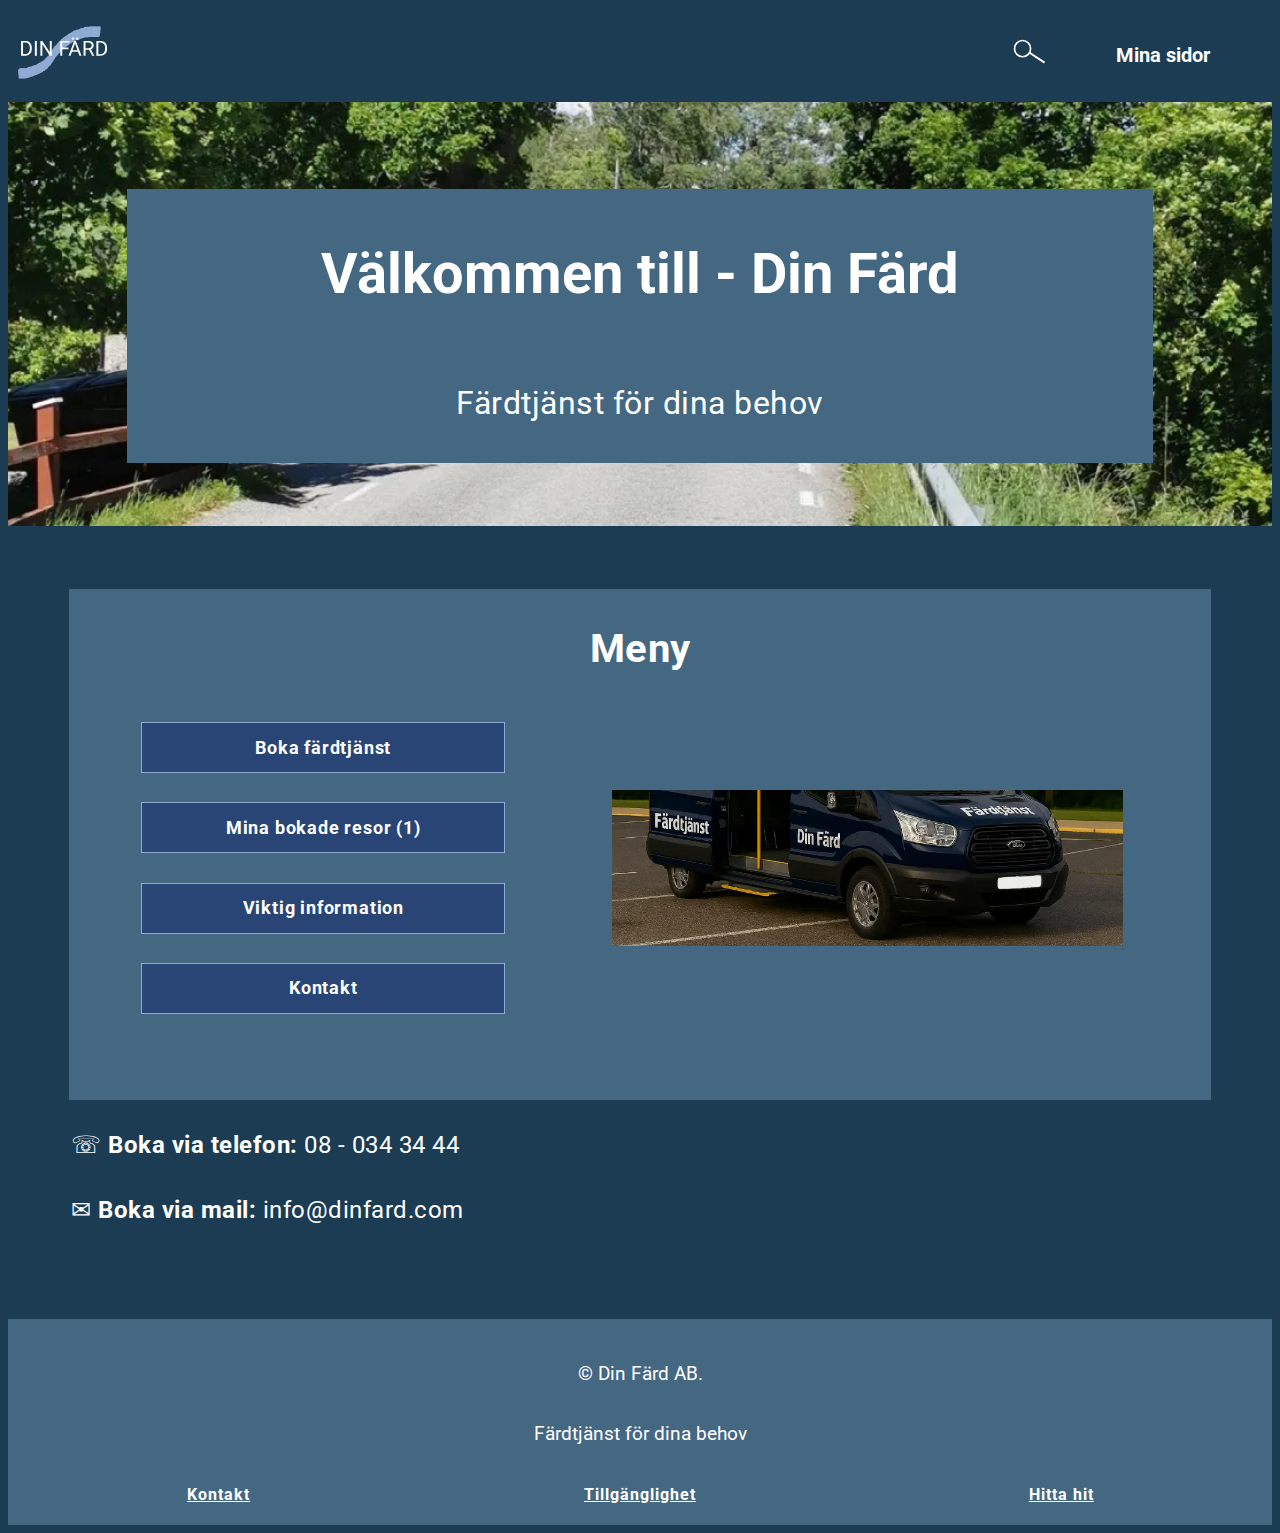
<file: index.html>
<!DOCTYPE html>
<html lang="sv">

<head>
    <meta charset="UTF-8">
    <meta name="viewport" content="width=device-width, initial-scale=1.0">
    <meta name="description" content="Transfer services">
    <title>Din färd</title>
    <link rel="stylesheet" href="css/style.css">
    <link href="https://fonts.googleapis.com/css2?family=Roboto:ital,wght@0,100..900;1,100..900&display=swap"
        rel="stylesheet">
</head>

<body>
    <div id="container">
        <header id="regular-header">
            <a href="index.html"><img id="regular-logo" src="fardlogo.svg" alt="Logotyp för webbplatsen"></a>
            <img id="regular-search" src="sok.svg" alt="Sök på webbplatsen">
            <nav aria-label="Inloggningssida" id="regular-login">
                <a id="login-link" class="roboto-bold" href="mypages.html">Mina sidor</a>
            </nav>
        </header>
        <main>
            <img id="hero" src="fardHero.webp" alt="vackert landskap med bilväg, grön natur och rött hus">
            <article id="herotext">
                <h1 class="roboto-bold" id="hero-head">Välkommen till - Din Färd</h1>
                <h2 class="roboto" id="hero-subhead">Färdtjänst för dina behov</h2>
            </article>
            <section id="menu-section">
                <h2 id="menu" class="roboto-bold">Meny</h2>
                <div id="menu-div">
                    <ul id="menu-list">
                        <li class="roboto-bold" id="menu-1"><a id="link-1" href="bookingOne.html">Boka färdtjänst</a>
                        </li>
                        <li class="roboto-bold" id="menu-2"><a id="link-2" href="travels.html">Mina bokade resor (1)</a>
                        </li>
                        <li class="roboto-bold" id="menu-3"><a id="link-3" href="information.html">Viktig
                                information</a></li>
                        <li class="roboto-bold" id="menu-4"><a id="link-4" href="contact.html">Kontakt</a></li>
                    </ul>
                    <img id="transfer-image" src="Busstransfer.webp" alt="Din färds egen transferbuss">
                </div>
            </section>
            <article id="contact-section">
                <h3 class="roboto">&#9743; <strong>Boka via telefon:</strong> 08 - 034 34 44</h3>
                <h3 class="roboto">&#9993; <strong>Boka via mail:</strong> info@dinfard.com</h3>
            </article>
        </main>
        <footer>
            <div id="footer-start">
                <h3 class="roboto" id="footertext1">© Din Färd AB.</h3>
                <h3 class="roboto" id="footertext2">Färdtjänst för dina behov</h3>
            </div>
            <section id="footer-section">
                <h4 class="roboto-bold"><a id="fotlink1" href="contact.html">Kontakt</a></h4>
                <h4 class="roboto-bold"><a id="fotlink2" href="information.html#information4-article">Tillgänglighet</a>
                </h4>
                <h4 class="roboto-bold"><a id="fotlink3" href="find.html">Hitta hit</a></h4>
            </section>
        </footer>
    </div>

    <script src="script.js"></script>
</body>

</html>
</file>
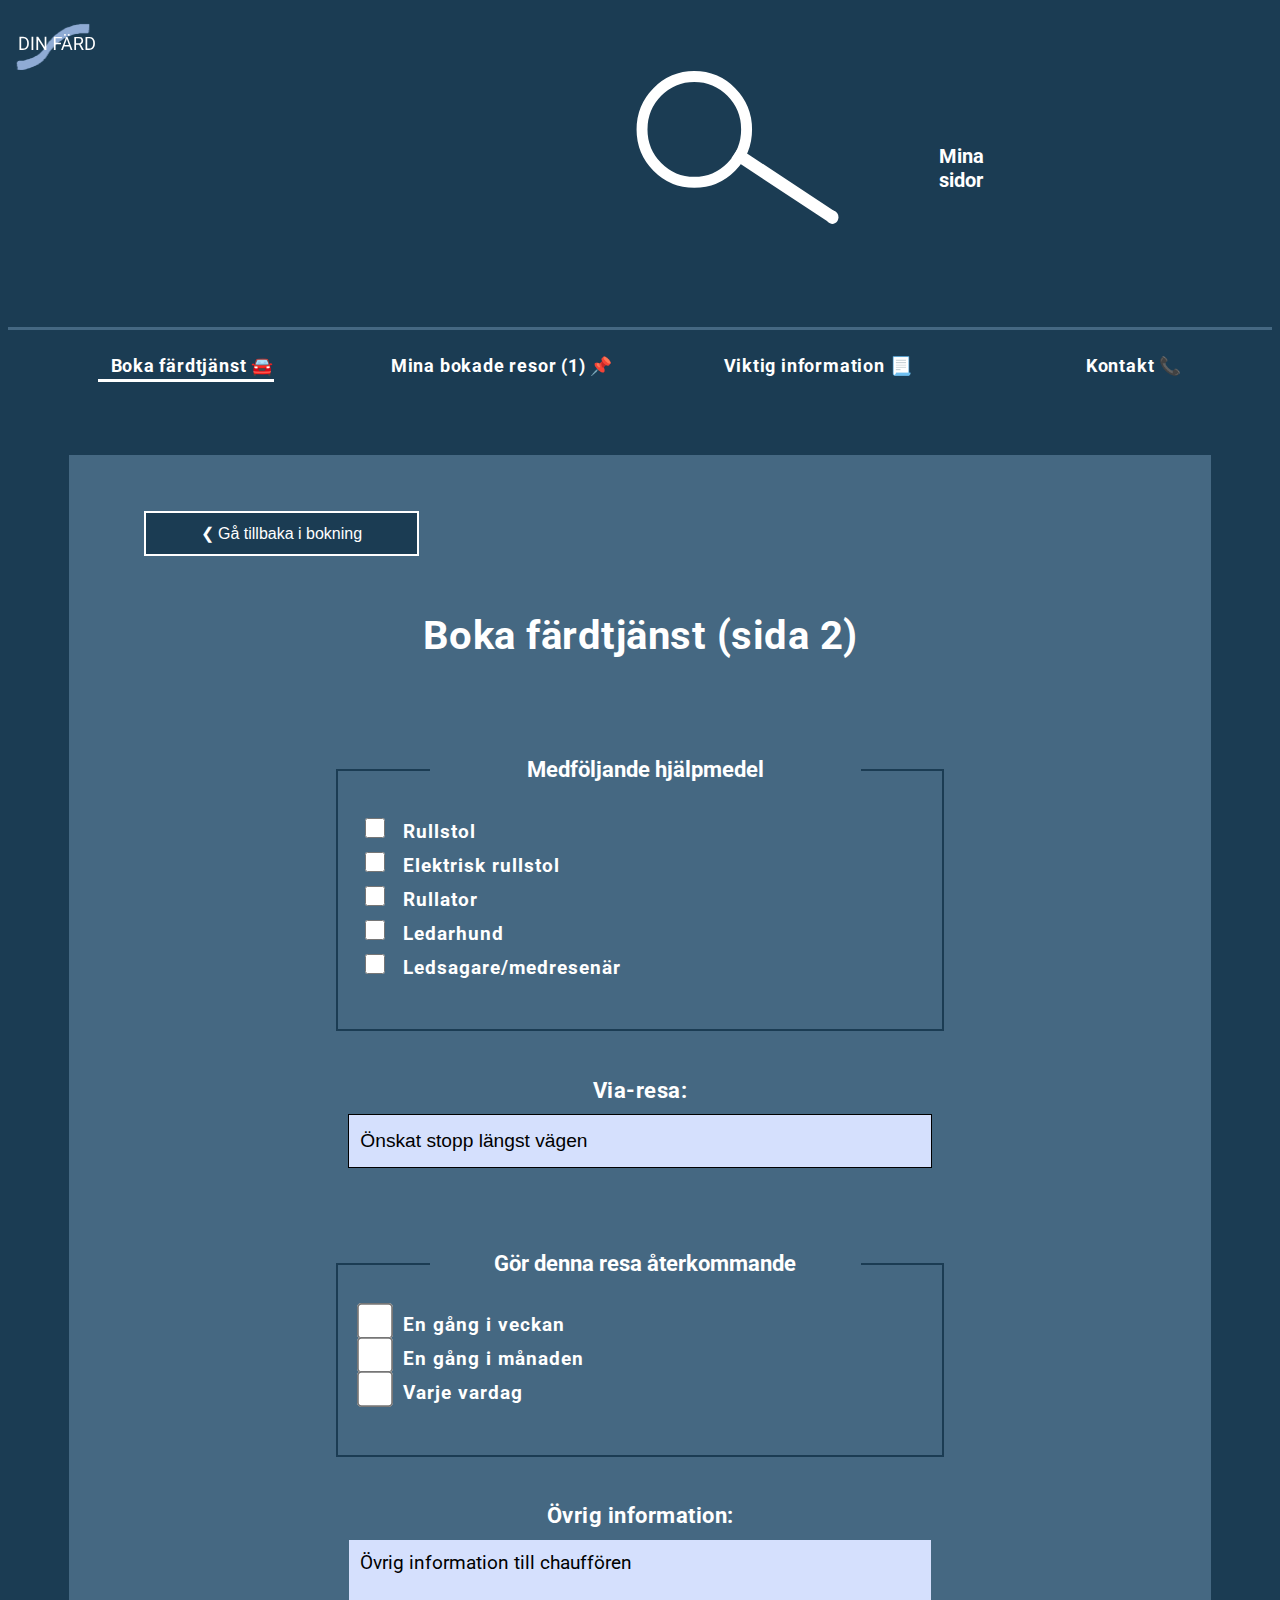
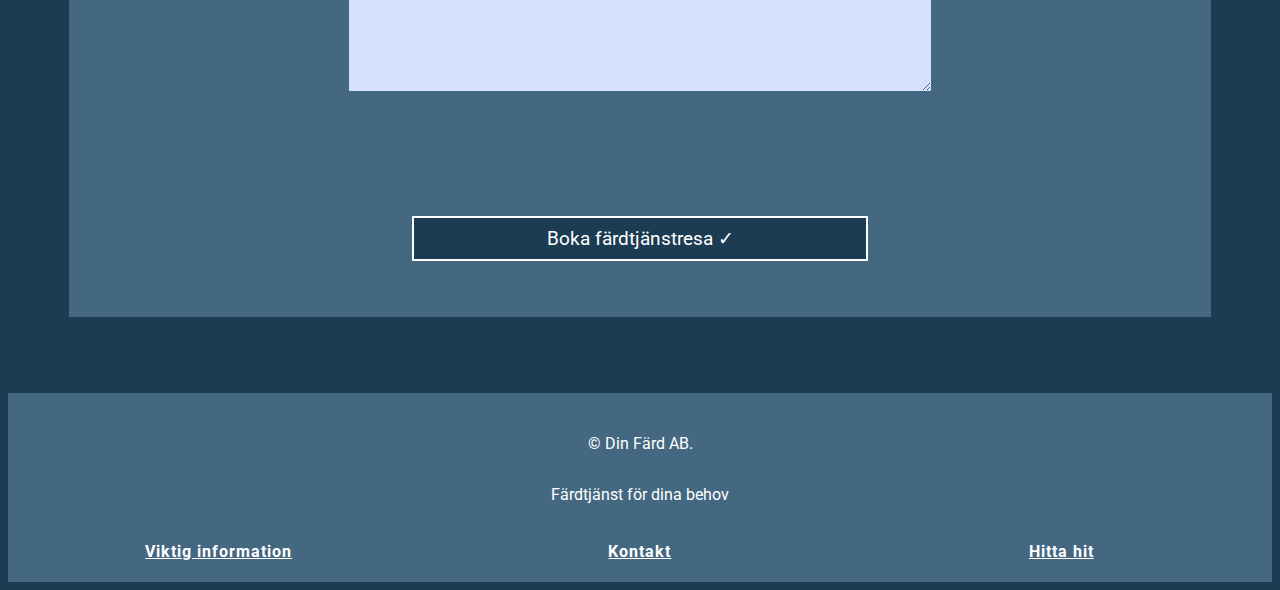
<file: booking.html>
<!DOCTYPE html>
<html lang="sv">

<head>
    <meta charset="UTF-8">
    <meta name="viewport" content="width=device-width, initial-scale=1.0">
    <meta name="description" content="Transfer services">
    <title>Din färd</title>
    <link rel="stylesheet" href="css/style.css">
    <link href="https://fonts.googleapis.com/css2?family=Roboto:ital,wght@0,100..900;1,100..900&display=swap"
        rel="stylesheet">
</head>

<body>
    <div id="container">
        <header id="easy-header">
            <a href="index.html"><img id="logo" src="fardlogo.svg" alt="Logotyp för webbplatsen"></a>
            <img id="search" src="sok.svg" alt="Sök på webbplatsen">
            <p class="roboto-bold" id="login"><a id="login-link" href="mypages.html">Mina sidor</a></p>
        </header>
        <main>
            <section id="navigation-easy">
                    <ul id="menu-easy">
                        <li class="roboto-bold" id="easy-1"><a id="link-1" class="active" href="index.html">Boka färdtjänst &#128664;</a></li>
                        <li class="roboto-bold" id="easy-2"><a id="link-2" href="travels.html">Mina bokade resor (1) &#128204;</a>
                        </li>
                        <li class="roboto-bold" id="easy-3"><a id="link-3" href="information.html">Viktig
                                information &#x1F4C3;</a></li>
                        <li class="roboto-bold" id="easy-4"><a id="link-4" href="contact.html">Kontakt &#128222;</a></li>
                    </ul>
            </section>
            <section id="second-booking">
                <form action="index.html" method="get" id="form-back">
                    <ul>
                    <li id="back-li">
                        <input type="submit" id="back" value="&#x276E; Gå tillbaka i bokning">
                    </li>
                    </ul>
                </form>
                <h3 class="roboto-bold" id="booking2-head">Boka färdtjänst (sida 2)</h3>
                <form id="form-last">
                    <ul id="secondForm">
                        <li id="helptools-li">
                            <fieldset id="helptools-field">
                                <legend class="roboto-bold" id="help-tools">Medföljande hjälpmedel</legend>
                                <input type="checkbox" id="help1" name="help" value="Rullstol">
                                <label class="roboto-bold" id="help1-label" for="help1"> Rullstol</label><br>
                                <input type="checkbox" id="help2" name="help" value="Elektrisk rullstol">
                                <label class="roboto-bold" id="help2-label" for="help2"> Elektrisk rullstol</label><br>
                                <input type="checkbox" id="help3" name="help" value="Rullator">
                                <label class="roboto-bold" id="help3-label" for="help3"> Rullator</label><br>
                                <input type="checkbox" id="help4" name="help" value="Ledarhund">
                                <label class="roboto-bold" id="help4-label" for="help4"> Ledarhund</label><br>
                                <input type="checkbox" id="help5" name="help" value="Ledsagare/medresenär">
                                <label class="roboto-bold" id="help5-label" for="help5"> Ledsagare/medresenär</label>
                            </fieldset>
                        </li>
                        <li id="middlestop-li">
                            <label class="roboto-bold" id="middlestop-label" for="middlestop">Via-resa:</label>
                            <input type="text" id="middlestop" placeholder="Önskat stopp längst vägen"
                                name="form-middlestop">
                        </li>
                        <li id="repeat-li">
                            <fieldset id="repeat-field">
                                <legend class="roboto-bold" id="repeat-head">Gör denna resa återkommande</legend>
                                <input type="checkbox" id="repeat1" value="OnceWeek">
                                <label class="roboto-bold" id="repeat1-label" for="repeat1"> En gång i
                                    veckan</label><br>
                                <input type="checkbox" id="repeat2" value="OnceMonth">
                                <label class="roboto-bold" id="repeat2-label" for="repeat2"> En gång i
                                    månaden</label><br>
                                <input type="checkbox" id="repeat3" value="EveryWeekday">
                                <label class="roboto-bold" id="repeat3-label" for="repeat3"> Varje vardag</label><br>
                            </fieldset>
                        </li>
                        <li id="information-li">
                            <label class="roboto-bold" id="information-label" for="information">Övrig
                                information:</label>
                            <textarea class="roboto" name="form-information" id="information"
                                placeholder="Övrig information till chauffören" rows="6" cols="50"></textarea>
                        </li>
                        <li id="send-li">
                            <input type="button" class="roboto" id="send" name="form-send" value="Boka färdtjänstresa &#x2713;">
                        </li>
                    </ul>
                </form>
            </section>
            <div id="confirmation-section">
                <article id="confirmation" class="hidden">
                    <h3 class="roboto-bold" id="confirm-head">Tack för din bokning!</h3>
                    <p class="roboto" id="booking-text1">Du har nu bokat din färdtjänstresa med oss på Färdtjänst, Din
                        färd.
                        Inom kort får du en bekräftelse på din bokning skickad till din e-post.
                        Du hittar även din bokning under fliken "Mina bokade sidor".
                    </p>
                    <p class="roboto" id="booking-text2">Vid frågor om din bokning är du välkommen att
                        kontakta vår kundtjänst.
                    </p>
                    <input type="button" id="close" value="Ta mig till startsidan">
                </article>
            </div>
        </main>
         <footer>
            <div id="footer-start">
            <p class="roboto" id="footertext1">© Din Färd AB.</p>
            <p class="roboto" id="footertext2">Färdtjänst för dina behov</p>
            </div>
            <section id="footer-section">
                <h4 class="roboto-bold"><a id="fotlink1" href="information.html">Viktig information</a></h4>
                <h4 class="roboto-bold"><a id="fotlink2" href="contact.html">Kontakt</a></h4>
                <h4 class="roboto-bold"><a id="fotlink3" href="find.html">Hitta hit</a></h4>
            </section>
        </footer>
    </div>

    <script src="script.js"></script>
</body>

</html>
</file>
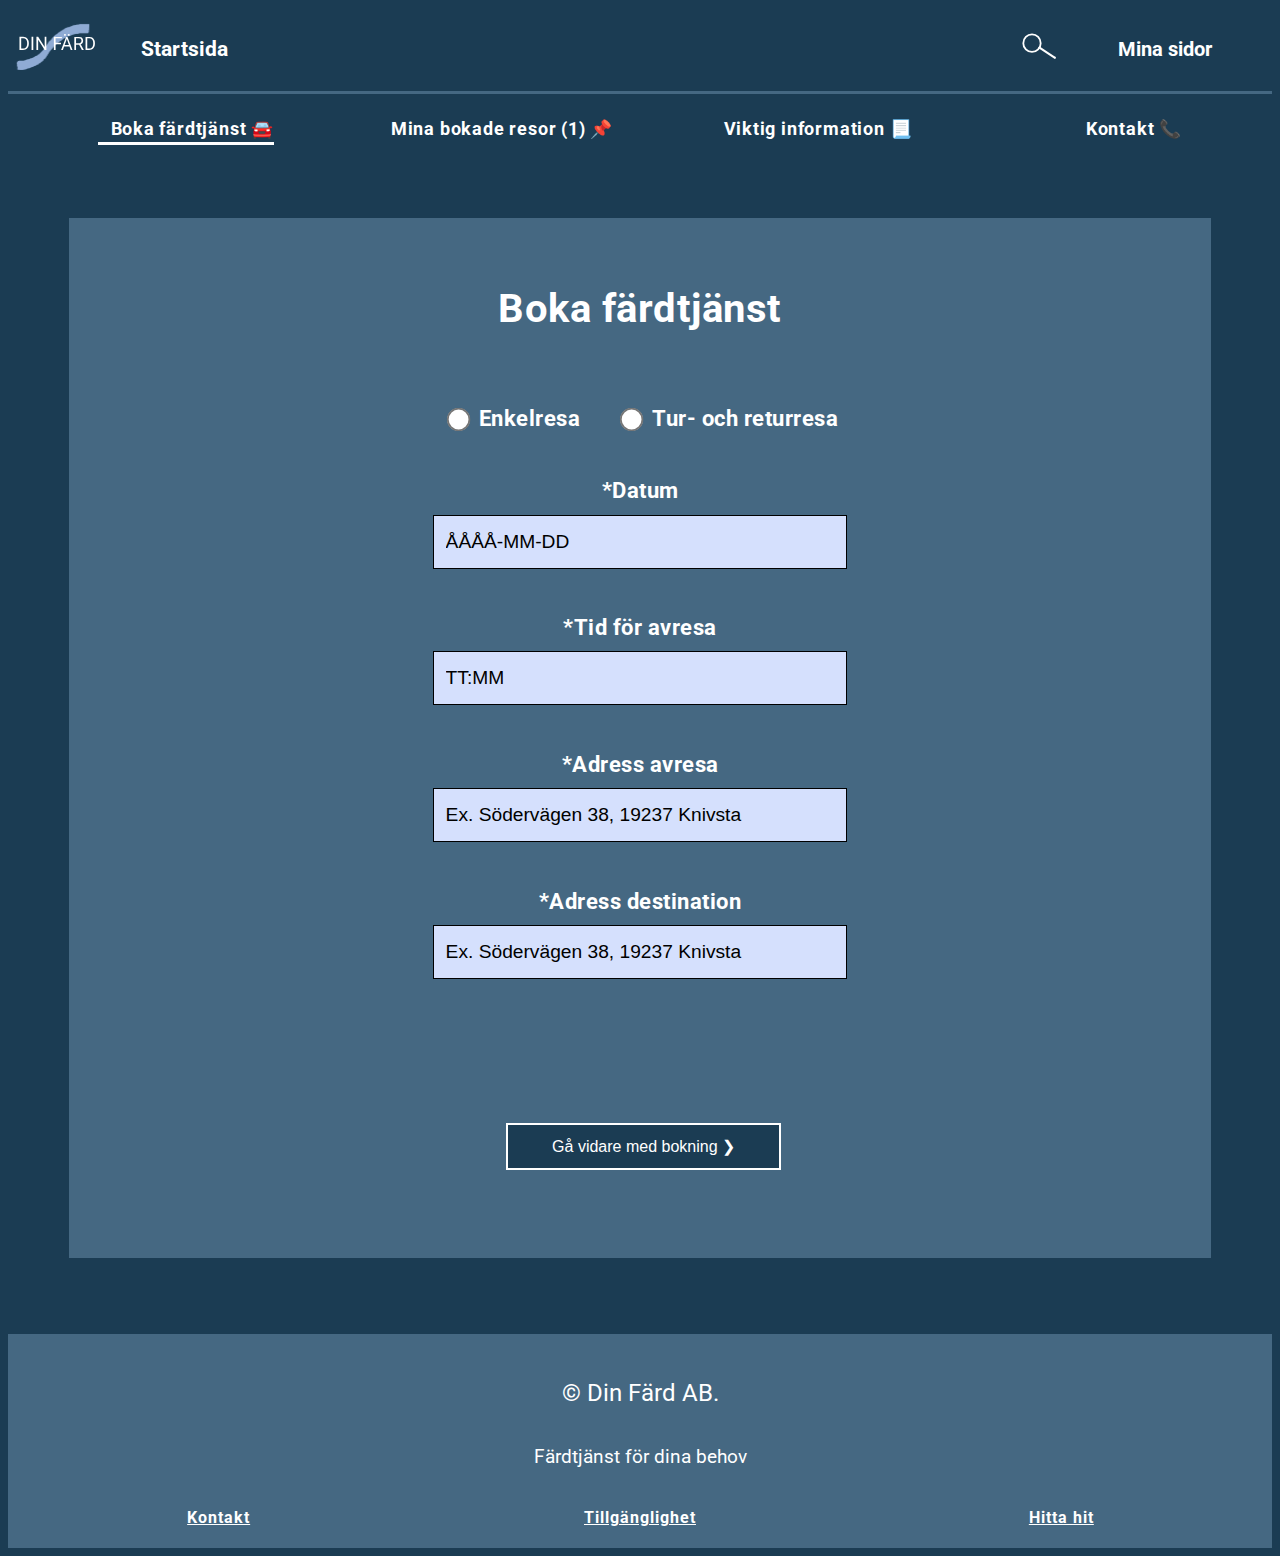
<file: bookingOne.html>
<!DOCTYPE html>
<html lang="sv">

<head>
    <meta charset="UTF-8">
    <meta name="viewport" content="width=device-width, initial-scale=1.0">
    <meta name="description" content="Transfer services">
    <title>Din färd</title>
    <link rel="stylesheet" href="css/style.css">
    <link href="https://fonts.googleapis.com/css2?family=Roboto:ital,wght@0,100..900;1,100..900&display=swap"
        rel="stylesheet">
</head>

<body>
    <div id="container">
        <header id="easy-header">
            <a href="index.html"><img id="logo" src="fardlogo.svg" alt="Logotyp för webbplatsen"></a>
            <nav aria-label="Förstasidan" id="startsida">
                <a id="startsida-link" class="roboto-bold" href="index.html">Startsida</a>
            </nav>
            <img id="search" src="sok.svg" alt="Sök på webbplatsen">
            <nav aria-label="Inloggningssida" id="login">
            <a id="login-link" class="roboto-bold" href="mypages.html">Mina sidor</a>
            </nav>
        </header>
        <main>
            <div id="navigation-easy">
                <input type="button" id="easy-button" value="&#x2630; Meny" class="hidden">
                <ul id="menu-easy">
                    <li class="roboto-bold" id="easy-1"><a id="link-1" class="active" href="bookingOne.html">Boka
                            färdtjänst &#128664;</a></li>
                    <li class="roboto-bold" id="easy-2"><a id="link-2" href="travels.html">Mina bokade resor (1)
                            &#128204;</a>
                    </li>
                    <li class="roboto-bold" id="easy-3"><a id="link-3" href="information.html">Viktig
                            information &#x1F4C3;</a></li>
                    <li class="roboto-bold" id="easy-4"><a id="link-4" href="contact.html">Kontakt &#128222;</a></li>
                    <li id="easy-5"><input type="button" id="close-easy" value="Stäng meny" class="roboto-bold hidden"></li>
                </ul>
            </div>
            <section id="booking-section">
                <h1 class="roboto-bold" id="booking-head">Boka färdtjänst</h1>
                <form>
                    <ul id="form-list">
                        <li id="travel-li">
                            <input type="radio" id="enkelresa" name="radio" value="Enkelresa">
                            <label id="lab1" class="roboto-bold" for="enkelresa">Enkelresa</label>
                            <input type="radio" id="returresa" name="radio" value="Returresa">
                            <label id="lab2" class="roboto-bold" for="returresa">Tur- och returresa</label>
                        </li>
                        <li id="date-li">
                            <label class="roboto-bold" id="date-label" for="date">*Datum</label>
                            <input type="text" id="date" placeholder="ÅÅÅÅ-MM-DD" name="form-date">
                        </li>
                        <li id="gotime-li">
                            <label class="roboto-bold" id="gotime-label" for="gotime">*Tid för avresa</label>
                            <input type="text" id="gotime" placeholder="TT:MM" name="form-gotime">
                        </li>
                        <li id="hometime-li" class="grid hidden">
                            <label class="roboto-bold" id="hometime-label" for="hometime">*Tid för returresa</label>
                            <input type="text" id="hometime" placeholder="TT:MM" name="form-hometime">
                        </li>
                        <li id="picup-li">
                            <label class="roboto-bold" id="picup-label" for="picup">*Adress avresa</label>
                            <input type="text" id="picup" placeholder="Ex. Södervägen 38, 19237 Knivsta"
                                name="form-picup">
                        </li>
                        <li id="destination-li">
                            <label class="roboto-bold" id="destination-label" for="destination">*Adress
                                destination</label>
                            <input type="text" id="destination" placeholder="Ex. Södervägen 38, 19237 Knivsta"
                                name="form-destination">
                        </li>
                    </ul>
                </form>
                <p id="return-info" class="roboto"></p>
                <form action="bookingTwo.html" method="get" id="form-forvard">
                    <ul>
                        <li id="forvard-li">
                            <input type="submit" id="forvard" value="Gå vidare med bokning &#x276F;">
                        </li>
                    </ul>
                </form>
            </section>
        </main>
        <footer>
            <div id="footer-start">
                <h2 class="roboto" id="footertext1">© Din Färd AB.</h2>
                <h3 class="roboto" id="footertext2">Färdtjänst för dina behov</h3>
            </div>
            <section id="footer-section">
                <h4 class="roboto-bold"><a id="fotlink1" href="contact.html">Kontakt</a></h4>
                <h4 class="roboto-bold"><a id="fotlink2" href="information.html#information4-article">Tillgänglighet</a>
                </h4>
                <h4 class="roboto-bold"><a id="fotlink3" href="find.html">Hitta hit</a></h4>
            </section>
        </footer>
    </div>

    <script src="script.js"></script>
</body>

</html>
</file>
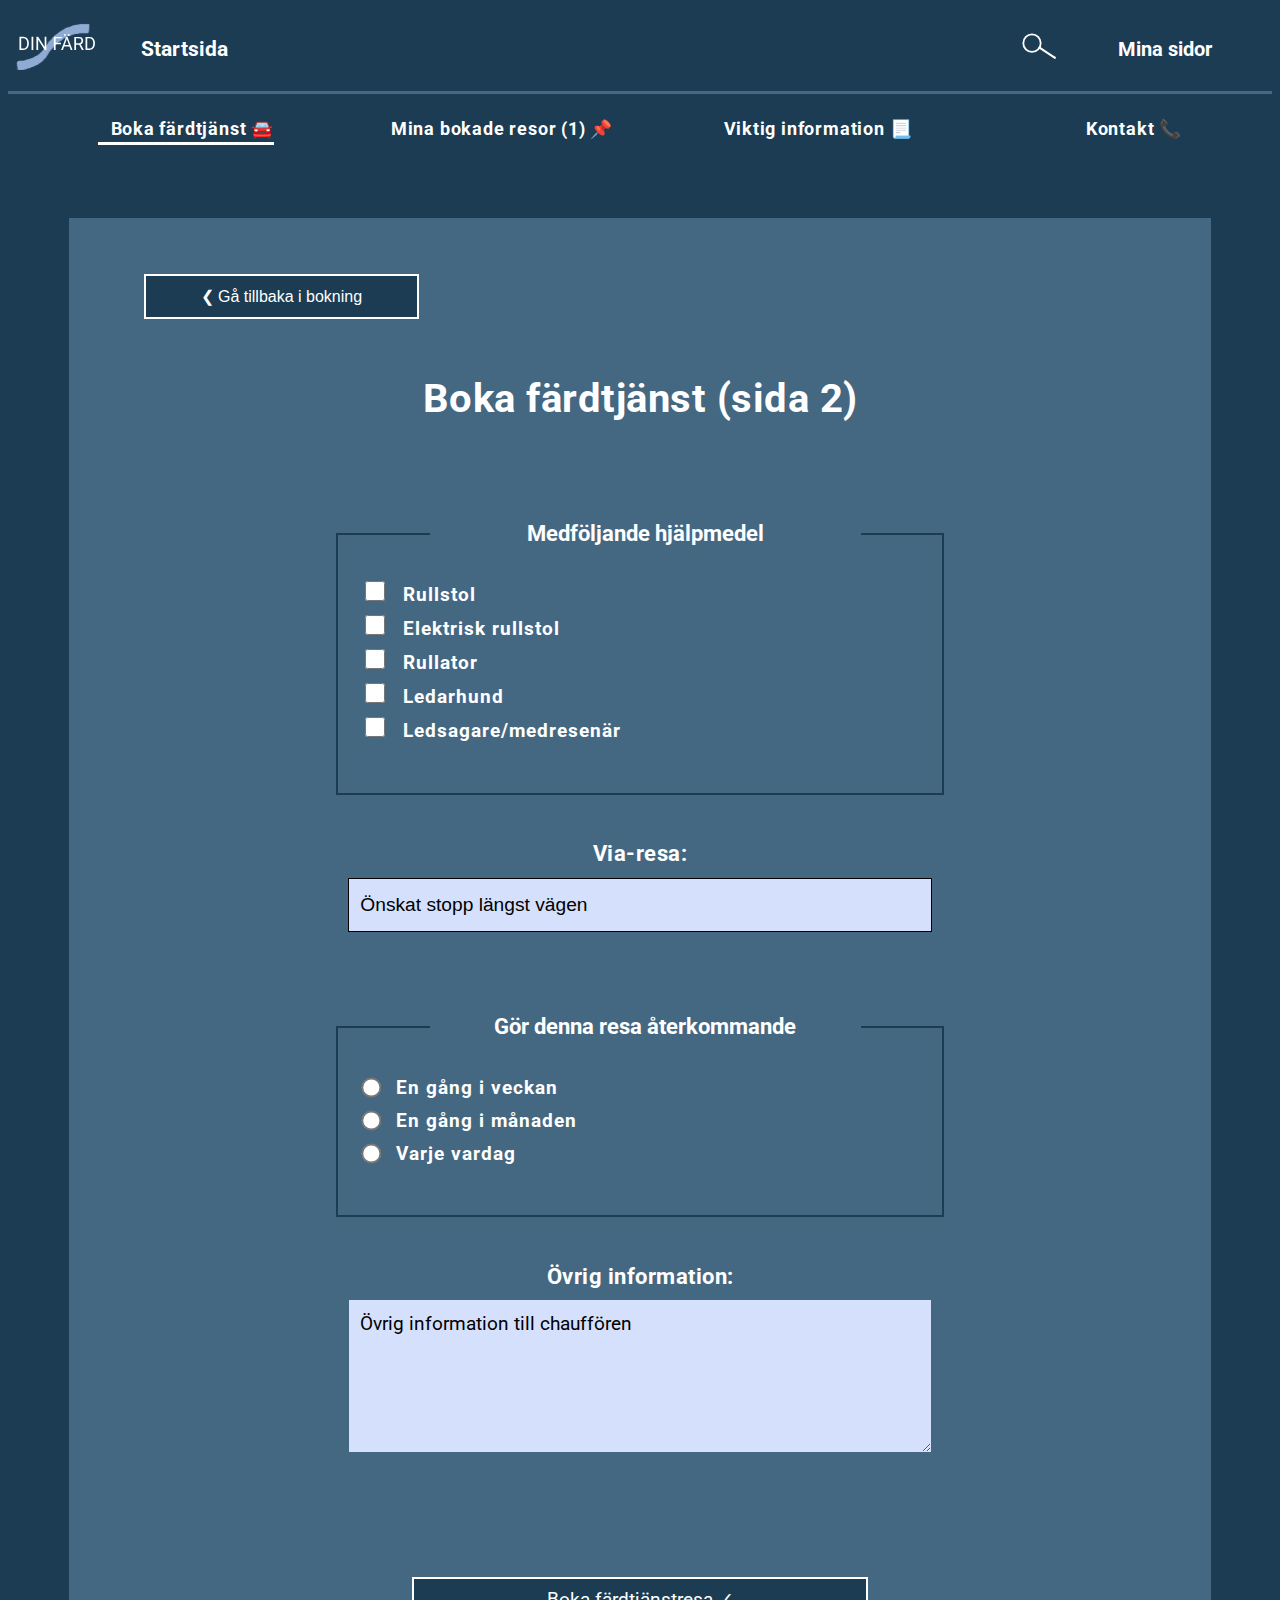
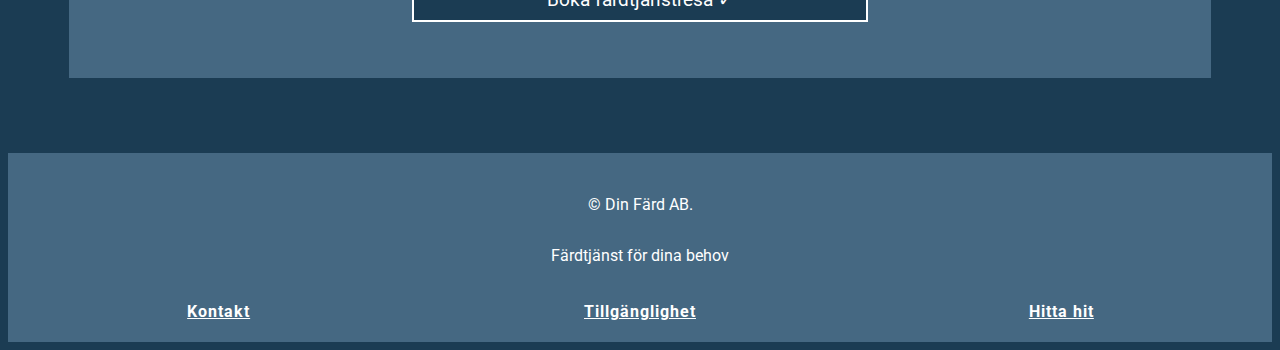
<file: bookingTwo.html>
<!DOCTYPE html>
<html lang="sv">

<head>
    <meta charset="UTF-8">
    <meta name="viewport" content="width=device-width, initial-scale=1.0">
    <meta name="description" content="Transfer services">
    <title>Din färd</title>
    <link rel="stylesheet" href="css/style.css">
    <link href="https://fonts.googleapis.com/css2?family=Roboto:ital,wght@0,100..900;1,100..900&display=swap"
        rel="stylesheet">
</head>

<body>
    <div id="container">
        <header id="easy-header">
            <a href="index.html"><img id="logo" src="fardlogo.svg" alt="Logotyp för webbplatsen"></a>
            <p class="roboto-bold" id="startsida"><a id="startsida-link" href="index.html">Startsida</a></p>
            <img id="search" src="sok.svg" alt="Sök på webbplatsen">
            <p class="roboto-bold" id="login"><a id="login-link" href="mypages.html">Mina sidor</a></p>
        </header>
        <main>
            <section id="navigation-easy">
                <input type="button" id="easy-button" value="&#x2630; Meny" class="hidden">
                    <ul id="menu-easy">
                        <li class="roboto-bold" id="easy-1"><a id="link-1" class="active" href="bookingOne.html">Boka färdtjänst &#128664;</a></li>
                        <li class="roboto-bold" id="easy-2"><a id="link-2" href="travels.html">Mina bokade resor (1) &#128204;</a>
                        </li>
                        <li class="roboto-bold" id="easy-3"><a id="link-3" href="information.html">Viktig
                                information &#x1F4C3;</a></li>
                        <li class="roboto-bold" id="easy-4"><a id="link-4" href="contact.html">Kontakt &#128222;</a></li>
                        <li><input type="button" id="close-easy" value="Stäng meny" class="roboto-bold hidden"></li>
                    </ul>
            </section>
            <section id="second-booking">
                <form action="bookingOne.html" method="get" id="form-back">
                    <ul>
                    <li id="back-li">
                        <input type="submit" id="back" value="&#x276E; Gå tillbaka i bokning">
                    </li>
                    </ul>
                </form>
                <h3 class="roboto-bold" id="booking2-head">Boka färdtjänst (sida 2)</h3>
                <form id="form-last">
                    <ul id="secondForm">
                        <li id="helptools-li">
                            <fieldset id="helptools-field">
                                <legend class="roboto-bold" id="help-tools">Medföljande hjälpmedel</legend>
                                <input type="checkbox" id="help1" name="help" value="Rullstol">
                                <label class="roboto-bold" id="help1-label" for="help1"> Rullstol</label><br>
                                <input type="checkbox" id="help2" name="help" value="Elektrisk rullstol">
                                <label class="roboto-bold" id="help2-label" for="help2"> Elektrisk rullstol</label><br>
                                <input type="checkbox" id="help3" name="help" value="Rullator">
                                <label class="roboto-bold" id="help3-label" for="help3"> Rullator</label><br>
                                <input type="checkbox" id="help4" name="help" value="Ledarhund">
                                <label class="roboto-bold" id="help4-label" for="help4"> Ledarhund</label><br>
                                <input type="checkbox" id="help5" name="help" value="Ledsagare/medresenär">
                                <label class="roboto-bold" id="help5-label" for="help5"> Ledsagare/medresenär</label>
                            </fieldset>
                        </li>
                        <li id="middlestop-li">
                            <label class="roboto-bold" id="middlestop-label" for="middlestop">Via-resa:</label>
                            <input type="text" id="middlestop" placeholder="Önskat stopp längst vägen"
                                name="form-middlestop">
                        </li>
                        <li id="repeat-li">
                            <fieldset id="repeat-field">
                                <legend class="roboto-bold" id="repeat-head">Gör denna resa återkommande</legend>
                                <input type="radio" id="repeat1" name="repeat" value="OnceWeek">
                                <label class="roboto-bold" id="repeat1-label" for="repeat1"> En gång i
                                    veckan</label><br>
                                <input type="radio" id="repeat2" name="repeat" value="OnceMonth">
                                <label class="roboto-bold" id="repeat2-label" for="repeat2"> En gång i
                                    månaden</label><br>
                                <input type="radio" id="repeat3" name="repeat" value="EveryWeekday">
                                <label class="roboto-bold" id="repeat3-label" for="repeat3"> Varje vardag</label><br>
                            </fieldset>
                        </li>
                        <li id="information-li">
                            <label class="roboto-bold" id="information-label" for="information">Övrig
                                information:</label>
                            <textarea class="roboto" name="form-information" id="information"
                                placeholder="Övrig information till chauffören" rows="6" cols="50"></textarea>
                        </li>
                        <li id="send-li">
                            <input type="button" class="roboto" id="send" name="form-send" value="Boka färdtjänstresa &#x2713;">
                        </li>
                    </ul>
                </form>
            </section>
            <div id="confirmation-section">
                <article id="confirmation" class="hidden">
                    <h3 class="roboto-bold" id="confirm-head">Tack för din bokning!</h3>
                    <p class="roboto" id="booking-text1">Du har nu bokat din färdtjänstresa med oss på Färdtjänst, Din
                        färd.
                        Inom kort får du en bekräftelse på din bokning skickad till din e-post.
                        Du hittar även din bokning under fliken "Mina bokade sidor".
                    </p>
                    <p class="roboto" id="booking-text2">Vid frågor om din bokning är du välkommen att
                        kontakta vår kundtjänst.
                    </p>
                    <input type="button" id="close" value="Ta mig till startsidan">
                </article>
            </div>
        </main>
         <footer>
            <div id="footer-start">
            <p class="roboto" id="footertext1">© Din Färd AB.</p>
            <p class="roboto" id="footertext2">Färdtjänst för dina behov</p>
            </div>
            <section id="footer-section">
                <h4 class="roboto-bold"><a id="fotlink1" href="contact.html">Kontakt</a></h4>
                <h4 class="roboto-bold"><a id="fotlink2" href="information.html#information4-article">Tillgänglighet</a></h4>
                <h4 class="roboto-bold"><a id="fotlink3" href="find.html">Hitta hit</a></h4>
            </section>
        </footer>
    </div>

    <script src="script.js"></script>
</body>

</html>
</file>
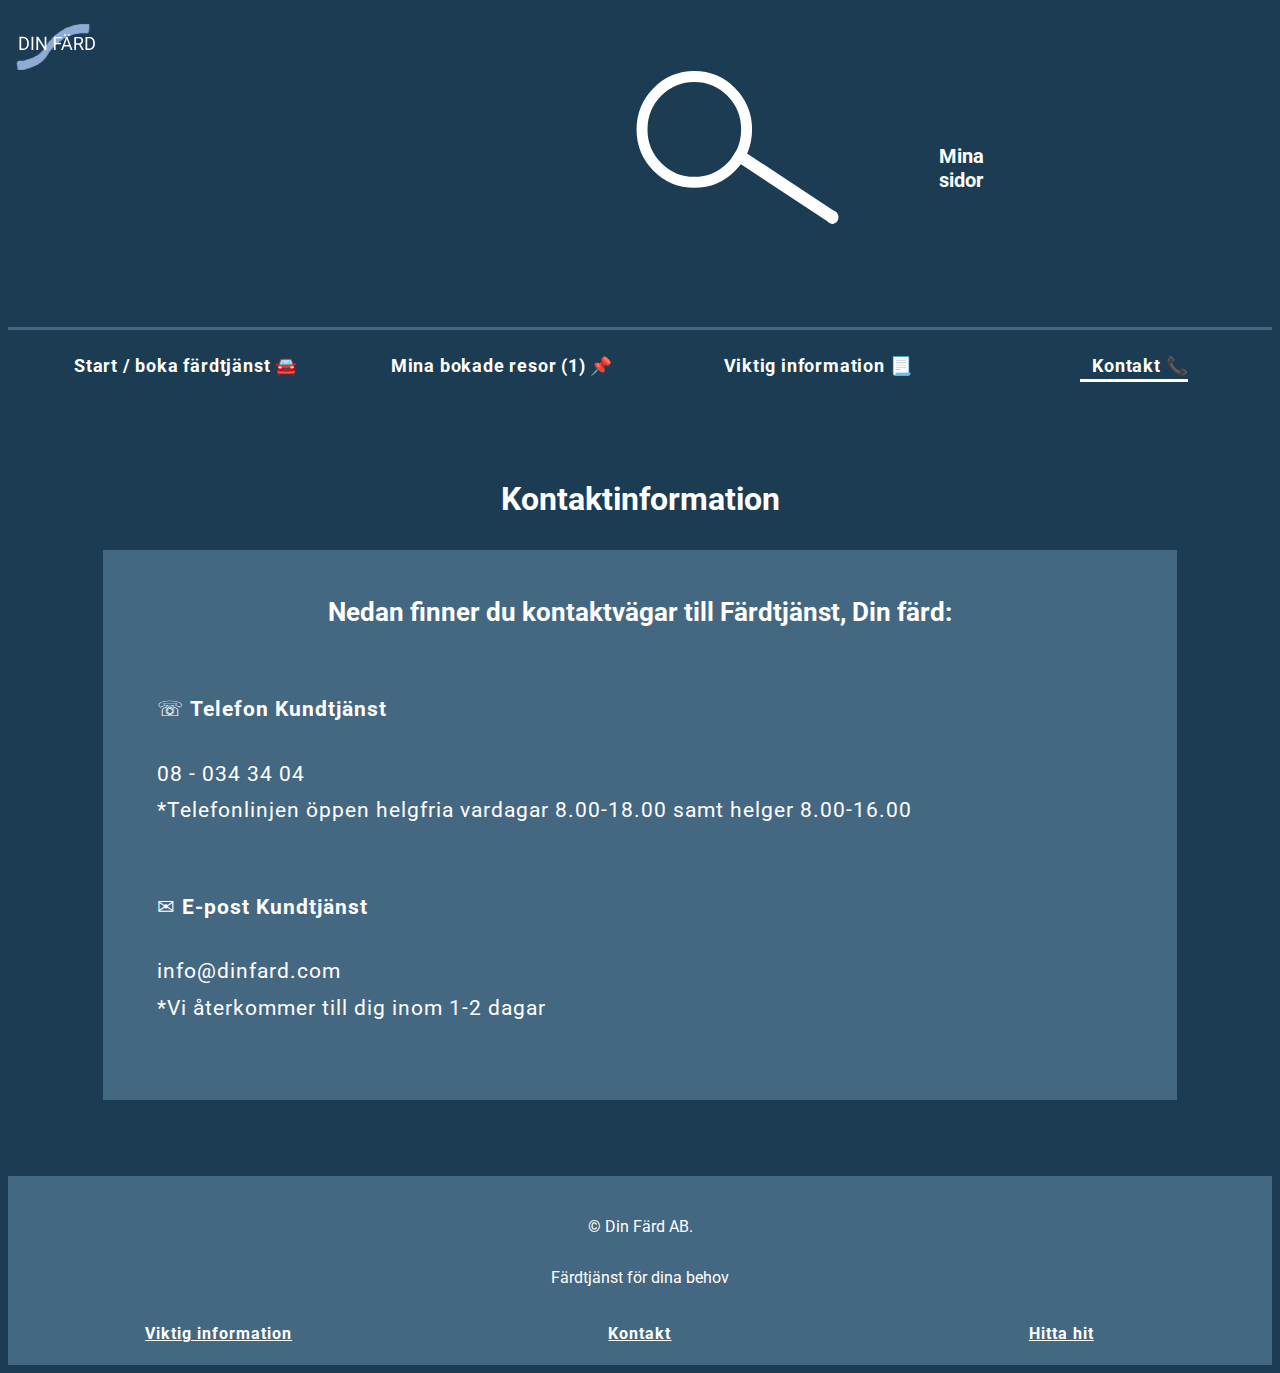
<file: contact.html>
<!DOCTYPE html>
<html lang="sv">

<head>
    <meta charset="UTF-8">
    <meta name="viewport" content="width=device-width, initial-scale=1.0">
    <meta name="description" content="Transfer services">
    <title>Din färd</title>
    <link rel="stylesheet" href="css/style.css">
    <link href="https://fonts.googleapis.com/css2?family=Roboto:ital,wght@0,100..900;1,100..900&display=swap"
        rel="stylesheet">
</head>

<body>
    <div id="container">
        <header id="easy-header">
            <a href="index.html"><img id="logo" src="fardlogo.svg" alt="Logotyp för webbplatsen"></a>
            <img id="search" src="sok.svg" alt="Sök på webbplatsen">
            <p class="roboto-bold" id="login"><a id="login-link" href="mypages.html">Mina sidor</a></p>
        </header>
        <main>
            <section id="navigation-easy">
                    <ul id="menu-easy">
                        <li class="roboto-bold" id="easy-1"><a id="link-1" href="index.html">Start / boka färdtjänst &#128664;</a></li>
                        <li class="roboto-bold" id="easy-2"><a id="link-2" href="travels.html">Mina bokade resor (1) &#128204;</a>
                        </li>
                        <li class="roboto-bold" id="easy-3"><a id="link-3" href="information.html">Viktig
                                information &#x1F4C3;</a></li>
                        <li class="roboto-bold" id="easy-4"><a id="link-4" class="active" href="contact.html">Kontakt &#128222;</a></li>
                    </ul>
            </section>
              <section id="contactinfo-section">
                <h3 class="roboto-bold" id="contact-head">Kontaktinformation</h3>
                <article id="contact-article">
                    <h4 class="roboto-bold" id="contact1-head">Nedan finner du kontaktvägar till Färdtjänst, Din färd:</h4>
                    <h4 class="roboto" id="phone-head">&#9743; <strong>Telefon Kundtjänst</strong></h4>
                    <div id="phone-part">
                    <p class="roboto" id="phoneNumber">08 - 034 34 04</p>
                    <p class="roboto" id="phoneInfo">*Telefonlinjen öppen helgfria vardagar 8.00-18.00 samt helger 8.00-16.00</p>
                    </div>
                    <br><br>
                    <h4 class="roboto" id="mail-head">&#9993; <strong>E-post Kundtjänst</strong></h4>
                    <div id="mail-part">
                    <p class="roboto" id="mailAdress">info@dinfard.com</p>
                    <p class="roboto" id="mailInfo">*Vi återkommer till dig inom 1-2 dagar</p>
                    </div>
                </article>
            </section>
        </main>
        <footer>
            <div id="footer-start">
            <p class="roboto" id="footertext1">© Din Färd AB.</p>
            <p class="roboto" id="footertext2">Färdtjänst för dina behov</p>
            </div>
            <section id="footer-section">
                <h4 class="roboto-bold"><a id="fotlink1" href="information.html">Viktig information</a></h4>
                <h4 class="roboto-bold"><a id="fotlink2" href="contact.html">Kontakt</a></h4>
                <h4 class="roboto-bold"><a id="fotlink3" href="find.html">Hitta hit</a></h4>
            </section>
        </footer>
    </div>
</body>

</html>
</file>
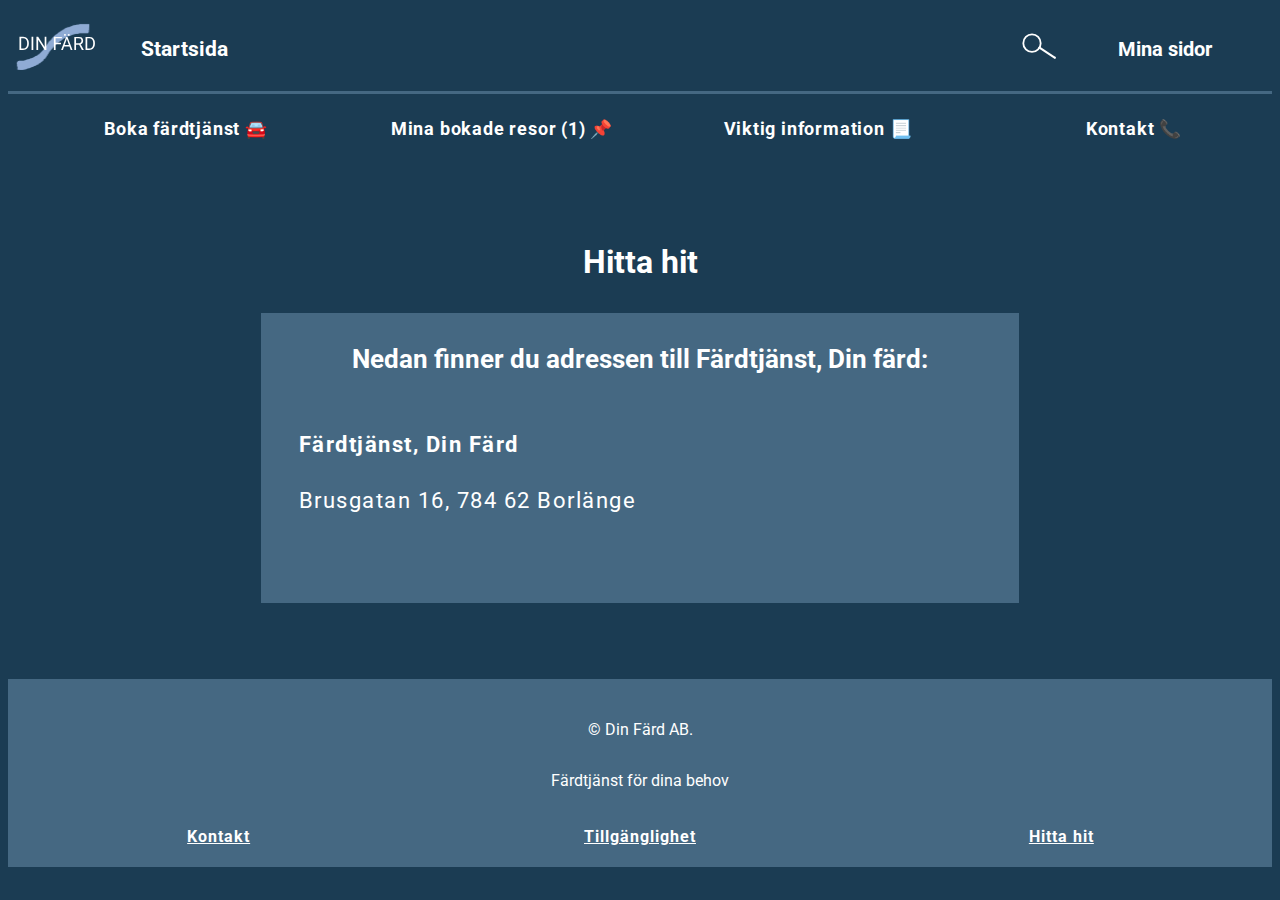
<file: find.html>
<!DOCTYPE html>
<html lang="sv">

<head>
    <meta charset="UTF-8">
    <meta name="viewport" content="width=device-width, initial-scale=1.0">
    <meta name="description" content="Transfer services">
    <title>Din färd</title>
    <link rel="stylesheet" href="css/style.css">
    <link href="https://fonts.googleapis.com/css2?family=Roboto:ital,wght@0,100..900;1,100..900&display=swap"
        rel="stylesheet">
</head>

<body>
    <div id="container">
        <header id="easy-header">
            <a href="index.html"><img id="logo" src="fardlogo.svg" alt="Logotyp för webbplatsen"></a>
            <p class="roboto-bold" id="startsida"><a id="startsida-link" href="index.html">Startsida</a></p>
            <img id="search" src="sok.svg" alt="Sök på webbplatsen">
            <p class="roboto-bold" id="login"><a id="login-link" href="mypages.html">Mina sidor</a></p>
        </header>
        <main>
            <section id="navigation-easy">
                <input type="button" id="easy-button" value="&#x2630; Meny" class="hidden">
                    <ul id="menu-easy">
                        <li class="roboto-bold" id="easy-1"><a id="link-1" href="bookingOne.html">Boka färdtjänst &#128664;</a></li>
                        <li class="roboto-bold" id="easy-2"><a id="link-2" href="travels.html">Mina bokade resor (1) &#128204;</a>
                        </li>
                        <li class="roboto-bold" id="easy-3"><a id="link-3" href="information.html">Viktig
                                information &#x1F4C3;</a></li>
                        <li class="roboto-bold" id="easy-4"><a id="link-4" href="contact.html">Kontakt &#128222;</a></li>
                        <li><input type="button" id="close-easy" value="Stäng meny" class="roboto-bold hidden"></li>
                    </ul>
            </section>
            <section id="find-section">
                <h3 class="roboto-bold" id="find-head">Hitta hit</h3>
                <article id="find-article">
                    <h4 class="roboto-bold" id="find1-head">Nedan finner du adressen till Färdtjänst, Din färd:</h4>
                    <div id="location">
                    <p class="roboto" id="adress1"><strong>Färdtjänst, Din Färd</strong></p>
                    <p class="roboto" id="adress2">Brusgatan 16, 784 62 Borlänge</p>
                    </div>
                </article>
            </section>
        </main>
        <footer id="find-footer">
            <div id="footer-start">
                <p class="roboto" id="footertext1">© Din Färd AB.</p>
                <p class="roboto" id="footertext2">Färdtjänst för dina behov</p>
            </div>
            <section id="footer-section">
                <h4 class="roboto-bold"><a id="fotlink1" href="contact.html">Kontakt</a></h4>
                <h4 class="roboto-bold"><a id="fotlink2" href="information.html#information4-article">Tillgänglighet</a></h4>
                <h4 class="roboto-bold"><a id="fotlink3" href="find.html">Hitta hit</a></h4>
            </section>
        </footer>
    </div>

    <script src="script.js"></script>
</body>

</html>
</file>
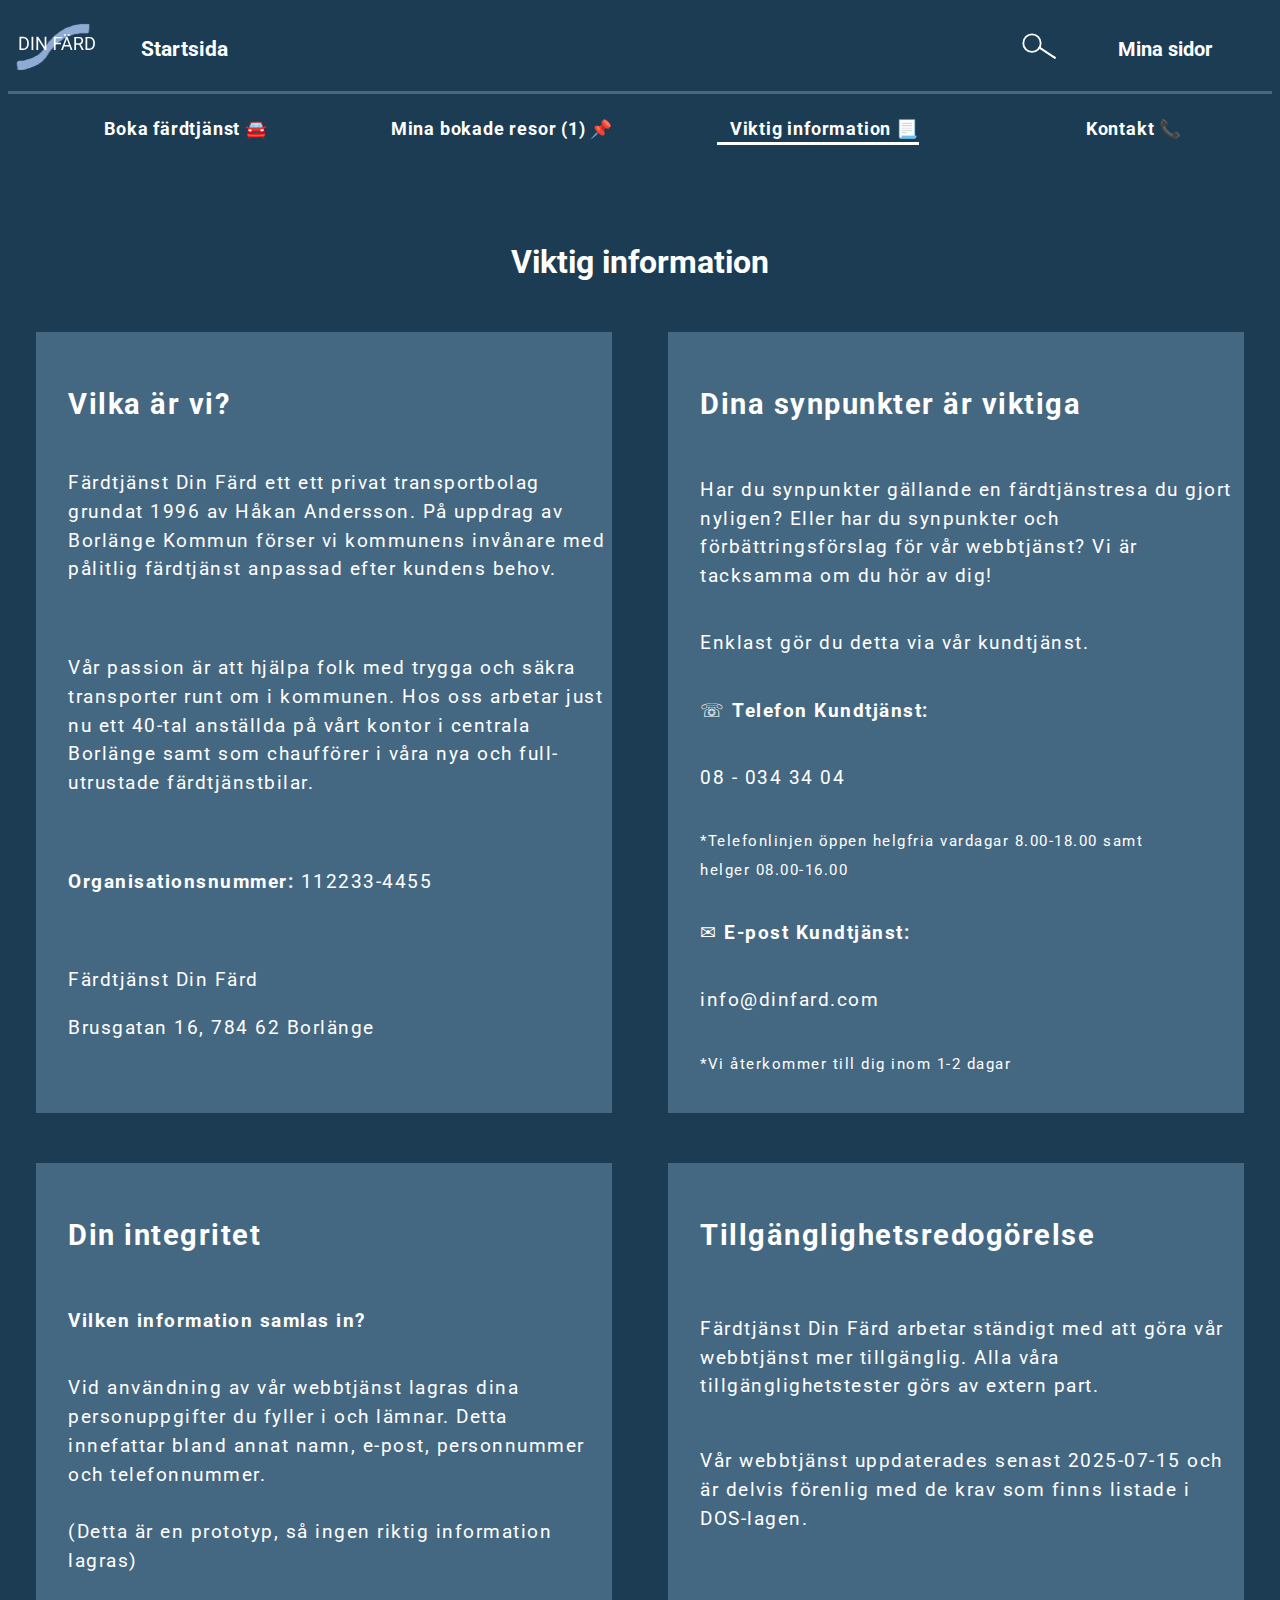
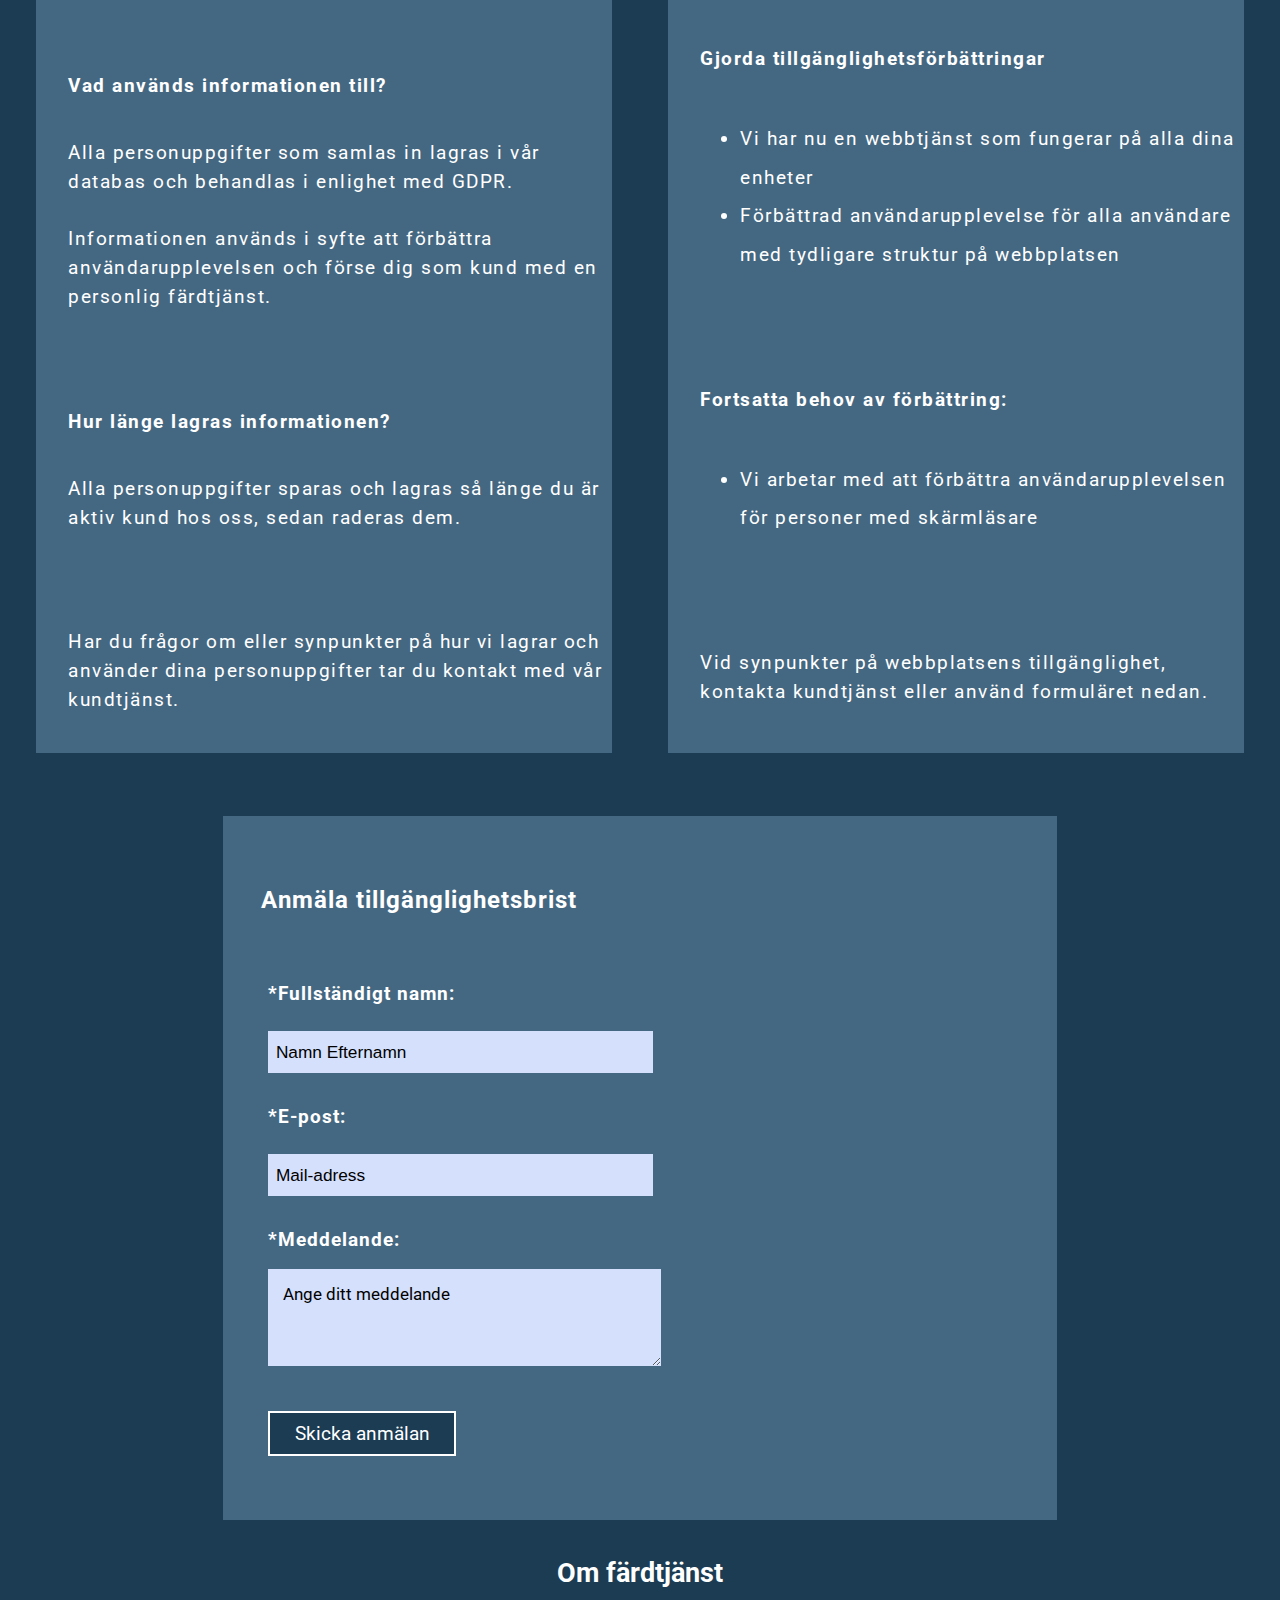
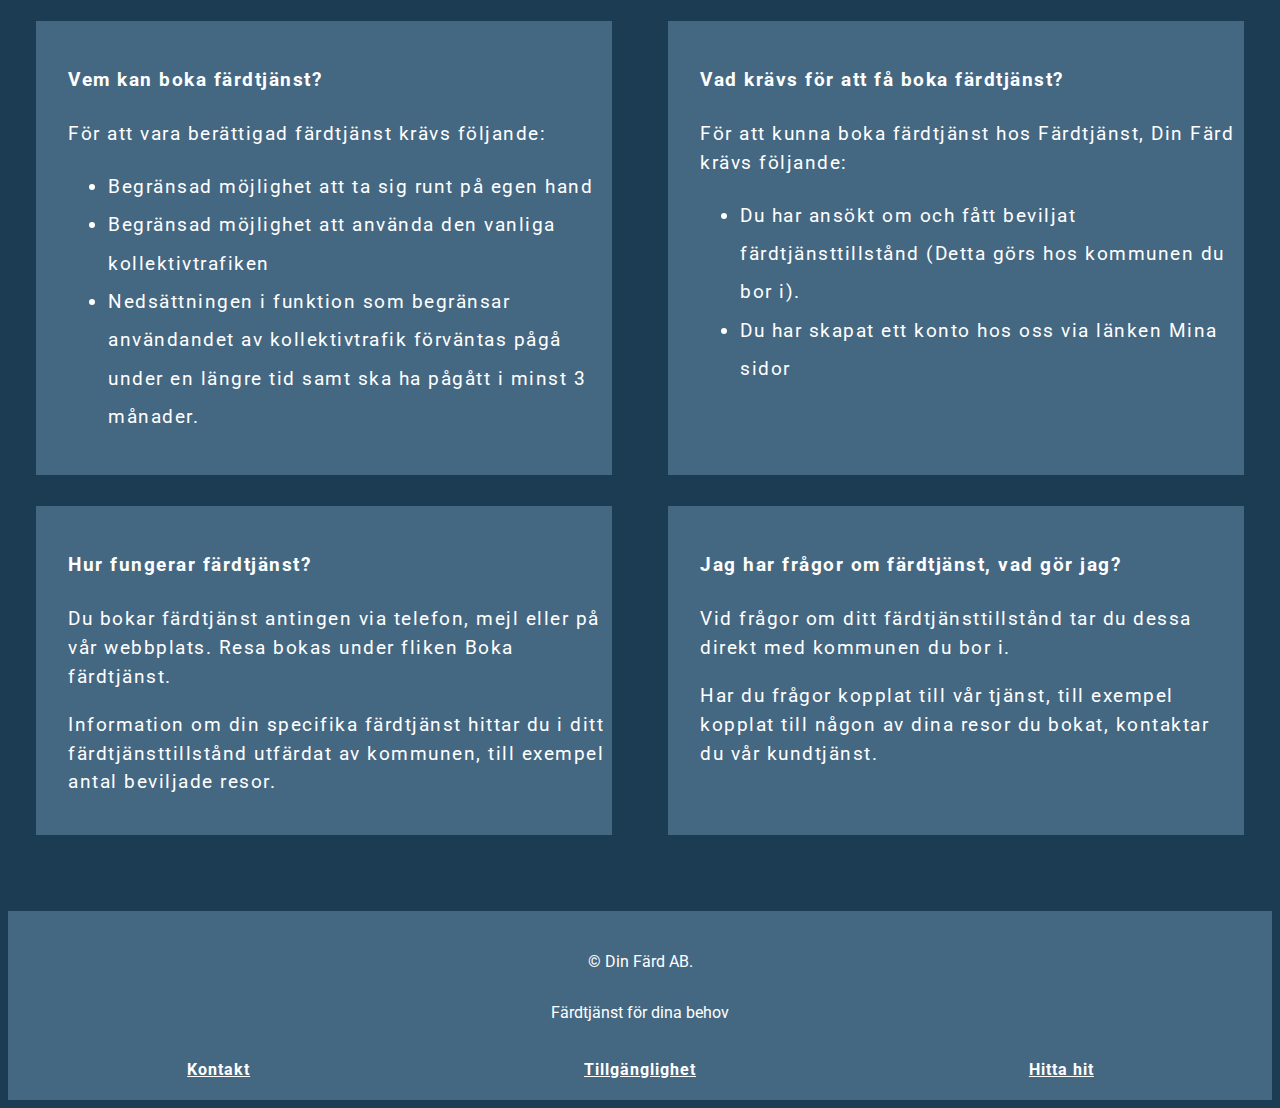
<file: information.html>
<!DOCTYPE html>
<html lang="sv">

<head>
    <meta charset="UTF-8">
    <meta name="viewport" content="width=device-width, initial-scale=1.0">
    <meta name="description" content="Transfer services">
    <title>Din färd</title>
    <link rel="stylesheet" href="css/style.css">
    <link href="https://fonts.googleapis.com/css2?family=Roboto:ital,wght@0,100..900;1,100..900&display=swap"
        rel="stylesheet">
</head>

<body>
    <div id="container">
        <header id="easy-header">
            <a href="index.html"><img id="logo" src="fardlogo.svg" alt="Logotyp för webbplatsen"></a>
            <p class="roboto-bold" id="startsida"><a id="startsida-link" href="index.html">Startsida</a></p>
            <img id="search" src="sok.svg" alt="Sök på webbplatsen">
            <p class="roboto-bold" id="login"><a id="login-link" href="mypages.html">Mina sidor</a></p>
        </header>
        <main>
            <section id="navigation-easy">
                <input type="button" id="easy-button" value="&#x2630; Meny" class="hidden">
                <ul id="menu-easy">
                    <li class="roboto-bold" id="easy-1"><a id="link-1" href="bookingOne.html">Boka färdtjänst
                            &#128664;</a></li>
                    <li class="roboto-bold" id="easy-2"><a id="link-2" href="travels.html">Mina bokade resor (1)
                            &#128204;</a>
                    </li>
                    <li class="roboto-bold" id="easy-3"><a id="link-3" class="active" href="information.html">Viktig
                            information &#x1F4C3;</a></li>
                    <li class="roboto-bold" id="easy-4"><a id="link-4" href="contact.html">Kontakt &#128222;</a></li>
                    <li><input type="button" id="close-easy" value="Stäng meny" class="roboto-bold hidden"></li>
                </ul>
            </section>
            <section id="information-section">
                <h3 class="roboto-bold" id="contact-head">Viktig information</h3>
                <div id="info-line1">
                    <article id="information1-article">
                        <h4 class="roboto-bold" id="information1-head">Vilka är vi?</h4>
                        <p class="roboto" id="info1-text1">
                            Färdtjänst Din Färd ett ett privat transportbolag grundat 1996
                            av Håkan Andersson. På uppdrag av Borlänge Kommun förser
                            vi kommunens invånare med pålitlig färdtjänst anpassad efter
                            kundens behov.
                        </p>
                        <p class="roboto" id="info1-text2">
                            Vår passion är att hjälpa folk med trygga och säkra transporter
                            runt om i kommunen. Hos oss arbetar just nu ett 40-tal anställda
                            på vårt kontor i centrala Borlänge samt som chaufförer i våra
                            nya och full-utrustade färdtjänstbilar.
                        </p>
                        <p class="roboto" id="info1-text3"><strong>Organisationsnummer: </strong>112233-4455</p>
                        <div id="adress">
                            <p class="roboto" id="info1-text4">Färdtjänst Din Färd</p>
                            <p class="roboto" id="info1-text5">Brusgatan 16, 784 62 Borlänge</p>
                        </div>
                    </article>
                    <article id="information2-article">
                        <h4 class="roboto-bold" id="information2-head">Dina synpunkter är viktiga</h4>
                        <p class="roboto" id="info2-text1">Har du synpunkter gällande en färdtjänstresa du gjort
                            nyligen?
                            Eller har du synpunkter och förbättringsförslag för vår webbtjänst? Vi är tacksamma om du
                            hör av
                            dig!</p>
                        <p class="roboto" id="info2-text2">Enklast gör du detta via vår kundtjänst.</p>
                        <p class="roboto" id="info2-text3">&#9743; <strong>Telefon Kundtjänst:</strong></p>
                        <p class="roboto" id="info2-text4">08 - 034 34 04</p>
                        <p class="roboto" id="info2-text5">*Telefonlinjen öppen helgfria vardagar 8.00-18.00 samt helger
                            08.00-16.00</p>
                        <p class="roboto" id="info2-text6">&#9993; <strong>E-post Kundtjänst:</strong></p>
                        <p class="roboto" id="info2-text7">info@dinfard.com</p>
                        <p class="roboto" id="info2-text8">*Vi återkommer till dig inom 1-2 dagar</p>
                    </article>
                </div>
                <div id="info-line2">
                    <article id="information3-article">
                        <h4 class="roboto-bold" id="information3-head">Din integritet</h4>
                        <p class="roboto-bold" id="info3-text1">Vilken information samlas in?</p>
                        <p class="roboto" id="info3-text2">Vid användning av vår webbtjänst lagras dina personuppgifter
                            du fyller i och lämnar. Detta innefattar bland annat namn, e-post, personnummer och
                            telefonnummer.
                            <br><br>
                            (Detta är en prototyp, så ingen riktig information lagras)
                        </p>
                        <br><br>
                        <p class="roboto-bold" id="info3-text3">Vad används informationen till?</p>
                        <p class="roboto" id="info3-text4">Alla personuppgifter som samlas in lagras i vår databas och
                            behandlas i enlighet med GDPR.
                            <br><br>
                            Informationen används i syfte att förbättra användarupplevelsen och förse dig som kund med
                            en personlig färdtjänst.
                        </p>
                        <br><br>
                        <p class="roboto-bold" id="info3-text5">Hur länge lagras informationen?</p>
                        <p class="roboto" id="info3-text6">Alla personuppgifter sparas och lagras så länge du är aktiv
                            kund hos oss, sedan raderas dem.</p>
                        <br><br>
                        <p class="roboto" id="info3-text7">
                            Har du frågor om eller synpunkter på hur vi lagrar och använder dina personuppgifter tar du
                            kontakt med vår kundtjänst.</p>
                    </article>
                    <article id="information4-article">
                        <h4 class="roboto-bold" id="information4-head">Tillgänglighetsredogörelse</h4>
                        <p class="roboto" id="info4-text1">Färdtjänst Din Färd arbetar ständigt med att göra vår
                            webbtjänst mer tillgänglig. Alla våra tillgänglighetstester görs av extern part.</p>
                        <p class="roboto" id="info4-text2">Vår webbtjänst uppdaterades senast 2025-07-15 och är delvis
                            förenlig med de krav som finns listade i DOS-lagen.</p>
                        <br><br>
                        <p class="roboto-bold" id="info4-text3">Gjorda tillgänglighetsförbättringar</p>
                        <ul id="info-list1">
                            <li class="roboto">Vi har nu en webbtjänst som fungerar på alla dina enheter</li>
                            <li class="roboto">Förbättrad användarupplevelse för alla användare med tydligare struktur
                                på webbplatsen
                            </li>
                        </ul>
                        <br><br>
                        <p class="roboto-bold" id="info4-text4">Fortsatta behov av förbättring:</p>
                        <ul id="info-list2">
                            <li class="roboto">Vi arbetar med att förbättra användarupplevelsen för personer med
                                skärmläsare</li>
                        </ul>
                        <br><br>
                        <p class="roboto" id="info4-text5">Vid synpunkter på webbplatsens tillgänglighet, kontakta
                            kundtjänst eller använd formuläret nedan.</p>
                    </article>
                </div>
                <article id="information5-article">
                    <h4 class="roboto-bold" id="information5-head">Anmäla tillgänglighetsbrist</h4>
                    <form>
                        <ul id="report-list">
                            <li><label class="roboto-bold" for="report-name">*Fullständigt namn: </label></li>
                            <li>
                                <input type="text" id="report-name" placeholder="Namn Efternamn">
                            </li>
                            <li><label class="roboto-bold" for="report-mail">*E-post: </label></li>
                            <li>
                                <input type="text" id="report-mail" placeholder="Mail-adress">
                            </li>
                            <li><label class="roboto-bold" for="report-text">*Meddelande: </label></li>
                            <li id="message-li">
                                <textarea class="roboto" id="report-text" rows="6" cols="50"
                                    placeholder="Ange ditt meddelande"></textarea>
                            </li>
                            <li>
                                <button type="button" class="roboto" id="report-button" value="Skicka anmälan">Skicka
                                    anmälan</button>
                            </li>
                        </ul>
                        <div id="report-confirmation" class="hidden">
                            <p class="roboto">Tack för din anmälan! Du får snart en
                                bekräftelse på din anmälan till din e-post.</p>
                            <p class="roboto">Vi kontaktar dig på din e-post om vi åtgärdat den brist du anmält. Vid
                                frågor, kontakta
                                vår kundtjänst.</p>
                        </div>
                    </form>
                </article>
                <h4 class="roboto-bold" id="information6-head">Om färdtjänst</h4>
                <div id="info-line3">
                    <article id="information6-article">
                        <h4 class="roboto-bold" id="info6-text1">Vem kan boka färdtjänst?</h4>
                        <p class="roboto" id="info6-text2">För att vara berättigad färdtjänst krävs följande:</p>
                        <ul id="info-list3">
                            <li class="roboto">Begränsad möjlighet att ta sig runt på egen hand</li>
                            <li class="roboto">Begränsad möjlighet att använda den vanliga kollektivtrafiken</li>
                            <li class="roboto">Nedsättningen i funktion som begränsar användandet av kollektivtrafik
                                förväntas pågå
                                under en längre tid samt ska ha pågått i minst 3 månader.</li>
                        </ul>
                    </article>
                    <article id="information7-article">
                        <h4 class="roboto-bold" id="info7-text1">Vad krävs för att få boka färdtjänst?</h4>
                        <p class="roboto" id="info7-text2">För att kunna boka färdtjänst hos Färdtjänst, Din Färd krävs
                            följande:</p>
                        <ul id="info-list4">
                            <li class="roboto">Du har ansökt om och fått beviljat färdtjänsttillstånd (Detta görs hos
                                kommunen du bor i).</li>
                            <li class="roboto">Du har skapat ett konto hos oss via länken Mina sidor</li>
                        </ul>
                    </article>
                </div>
                <div id="info-line4">
                    <article id="information8-article">
                        <h4 class="roboto-bold" id="info8-text1">Hur fungerar färdtjänst?</h4>
                        <p class="roboto" id="info8-text2">Du bokar färdtjänst antingen via telefon,
                            mejl eller på vår webbplats. Resa bokas under fliken Boka färdtjänst.</p>
                        <p class="roboto" id="info8-text3">Information om din specifika färdtjänst hittar du i ditt
                            färdtjänsttillstånd utfärdat av kommunen, till exempel antal beviljade resor.</p>
                    </article>
                    <article id="information9-article">
                        <h4 class="roboto-bold" id="info9-text1">Jag har frågor om färdtjänst, vad gör jag?</h4>
                        <p class="roboto" id="info9-text2">Vid frågor om ditt färdtjänsttillstånd tar du dessa direkt
                            med kommunen du bor i.</p>
                        <p class="roboto" id="info9-text3">Har du frågor kopplat till vår tjänst, till exempel kopplat
                            till någon av dina resor du bokat, kontaktar du vår kundtjänst.</p>
                    </article>
                </div>
            </section>
        </main>
        <footer>
            <div id="footer-start">
                <p class="roboto" id="footertext1">© Din Färd AB.</p>
                <p class="roboto" id="footertext2">Färdtjänst för dina behov</p>
            </div>
            <section id="footer-section">
                <h4 class="roboto-bold"><a id="fotlink1" href="contact.html">Kontakt</a></h4>
                <h4 class="roboto-bold"><a id="fotlink2" href="information.html#information4-article">Tillgänglighet</a>
                </h4>
                <h4 class="roboto-bold"><a id="fotlink3" href="find.html">Hitta hit</a></h4>
            </section>
        </footer>
    </div>

    <script src="script.js"></script>
</body>

</html>
</file>
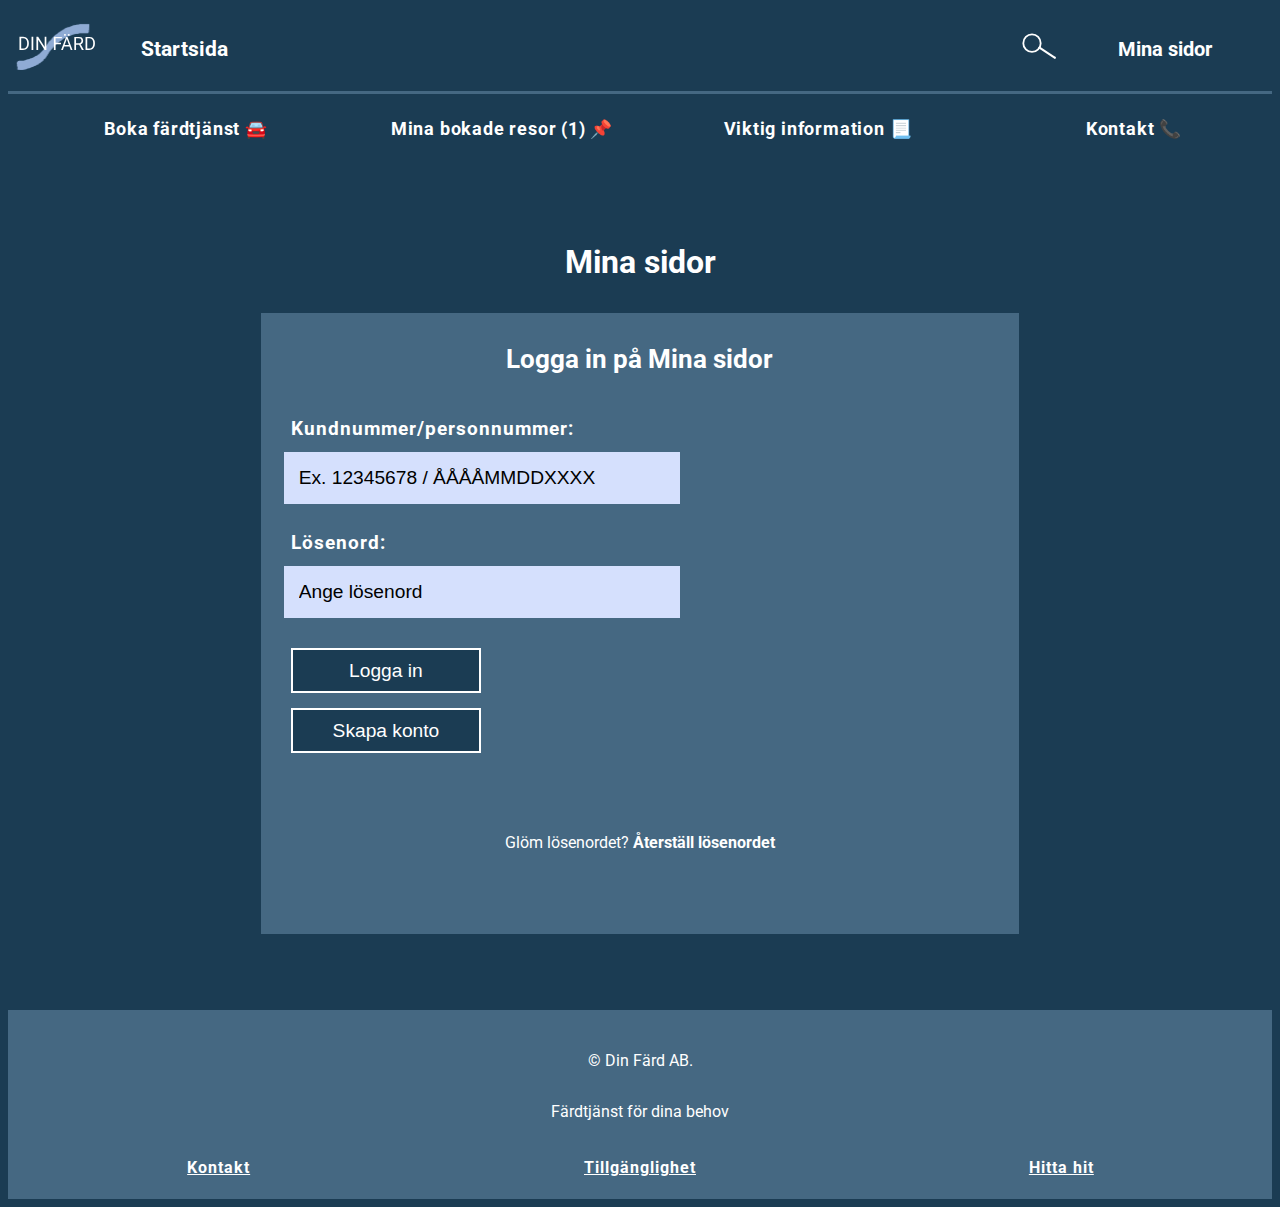
<file: mypages.html>
<!DOCTYPE html>
<html lang="sv">

<head>
    <meta charset="UTF-8">
    <meta name="viewport" content="width=device-width, initial-scale=1.0">
    <meta name="description" content="Transfer services">
    <title>Din färd</title>
    <link rel="stylesheet" href="css/style.css">
    <link href="https://fonts.googleapis.com/css2?family=Roboto:ital,wght@0,100..900;1,100..900&display=swap"
        rel="stylesheet">
</head>

<body>
    <div id="container">
        <header id="easy-header">
            <a href="index.html"><img id="logo" src="fardlogo.svg" alt="Logotyp för webbplatsen"></a>
            <p class="roboto-bold" id="startsida"><a id="startsida-link" href="index.html">Startsida</a></p>
            <img id="search" src="sok.svg" alt="Sök på webbplatsen">
            <p class="roboto-bold" id="login"><a id="login-link" href="mypages.html">Mina sidor</a></p>
        </header>
        <main>
            <div id="navigation-easy">
                <input type="button" id="easy-button" value="&#x2630; Meny" class="hidden">
                <ul id="menu-easy">
                    <li class="roboto-bold" id="easy-1"><a id="link-1" href="bookingOne.html">Boka färdtjänst
                            &#128664;</a></li>
                    <li class="roboto-bold" id="easy-2"><a id="link-2" href="travels.html">Mina bokade resor (1)
                            &#128204;</a>
                    </li>
                    <li class="roboto-bold" id="easy-3"><a id="link-3" href="information.html">Viktig
                            information &#x1F4C3;</a></li>
                    <li class="roboto-bold" id="easy-4"><a id="link-4" href="contact.html">Kontakt &#128222;</a></li>
                    <li id="easy-5"><input type="button" id="close-easy" value="Stäng meny" class="roboto-bold hidden"></li>
                </ul>
            </div>
            <section id="login-section">
                <h3 class="roboto-bold" id="login-head">Mina sidor</h3>
                <article id="login-article">
                    <h4 class="roboto-bold" id="login1-head">Logga in på Mina sidor</h4>
                    <form>
                        <ul id="login-list">
                            <li>
                                <label class="roboto-bold" for="login1" id="login1-label">Kundnummer/personnummer:
                                </label>
                                <input type="text" id="login1" placeholder="Ex. 12345678 / ÅÅÅÅMMDDXXXX">
                            </li>
                            <li>
                                <label class="roboto-bold" for="login2" id="login2-label">Lösenord: </label>
                                <input type="text" id="login2" placeholder="Ange lösenord">
                            </li>
                            <li>
                                <input type="button" id="login-button" value="Logga in">
                            </li>
                            <li>
                                <input type="button" id="account-button" value="Skapa konto">
                            </li>
                            <li>
                                <p id="login-confirmation" class="roboto"></p>
                            </li>
                        </ul>
                    </form>
                    <p class="roboto" id="forgotPassword">Glöm lösenordet?<strong> Återställ lösenordet</strong></p>
                </article>
            </section>
        </main>
        <footer>
            <div id="footer-start">
                <p class="roboto" id="footertext1">© Din Färd AB.</p>
                <p class="roboto" id="footertext2">Färdtjänst för dina behov</p>
            </div>
            <section id="footer-section">
                <h4 class="roboto-bold"><a id="fotlink1" href="contact.html">Kontakt</a></h4>
                <h4 class="roboto-bold"><a id="fotlink2" href="information.html#information4-article">Tillgänglighet</a>
                </h4>
                <h4 class="roboto-bold"><a id="fotlink3" href="find.html">Hitta hit</a></h4>
            </section>
        </footer>
    </div>

    <script src="script.js"></script>
</body>

</html>
</file>
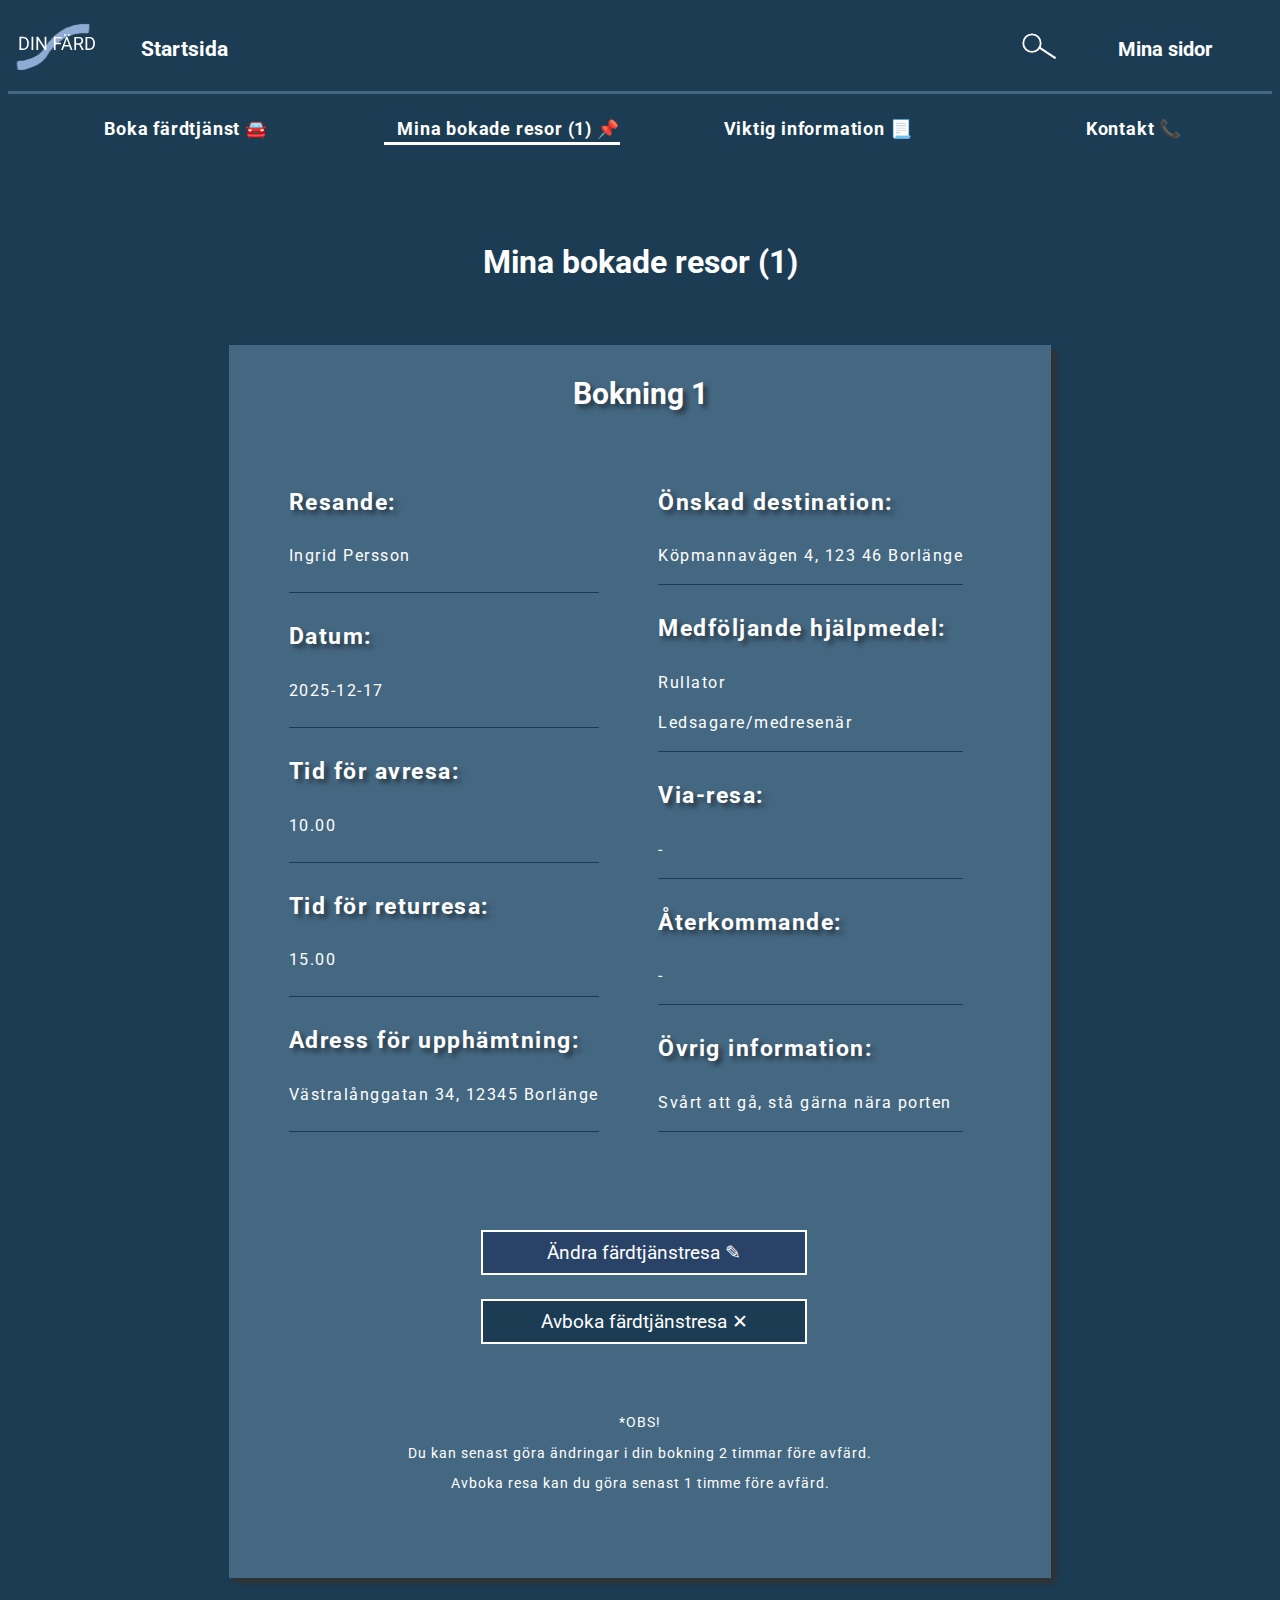
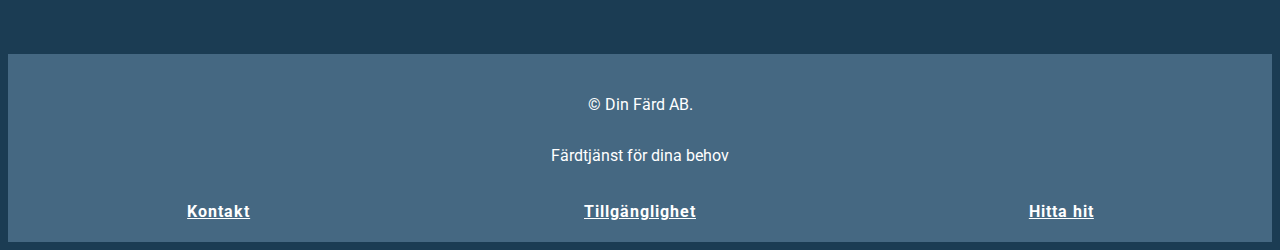
<file: travels.html>
<!DOCTYPE html>
<html lang="sv">

<head>
    <meta charset="UTF-8">
    <meta name="viewport" content="width=device-width, initial-scale=1.0">
    <meta name="description" content="Transfer services">
    <title>Din färd</title>
    <link rel="stylesheet" href="css/style.css">
    <link href="https://fonts.googleapis.com/css2?family=Roboto:ital,wght@0,100..900;1,100..900&display=swap"
        rel="stylesheet">
</head>

<body>
    <div id="container">
        <header id="easy-header">
            <a href="index.html"><img id="logo" src="fardlogo.svg" alt="Logotyp för webbplatsen"></a>
            <p class="roboto-bold" id="startsida"><a id="startsida-link" href="index.html">Startsida</a></p>
            <img id="search" src="sok.svg" alt="Sök på webbplatsen">
            <p class="roboto-bold" id="login"><a id="login-link" href="mypages.html">Mina sidor</a></p>
        </header>
        <main>
            <section id="navigation-easy">
                <input type="button" id="easy-button" value="&#x2630; Meny" class="hidden">
                    <ul id="menu-easy">
                        <li class="roboto-bold" id="easy-1"><a id="link-1" href="bookingOne.html">Boka färdtjänst &#128664;</a></li>
                        <li class="roboto-bold" id="easy-2"><a id="link-2" class="active" href="travels.html">Mina bokade resor (1) &#128204;</a>
                        </li>
                        <li class="roboto-bold" id="easy-3"><a id="link-3" href="information.html">Viktig
                                information &#x1F4C3;</a></li>
                        <li class="roboto-bold" id="easy-4"><a id="link-4" href="contact.html">Kontakt &#128222;</a></li>
                        <li><input type="button" id="close-easy" value="Stäng meny" class="roboto-bold hidden"></li>
                    </ul>
            </section>
            </section>
            <section id="travels-section">
                <h3 class="roboto-bold" id="travels-head">Mina bokade resor (1)</h3>
                <article id="travel1-article">
                    <h4 class="roboto-bold" id="travel1-head">Bokning 1</h4>
                    <div id="booking-information">
                    <ul id="booking-list1">
                        <li id="trav-info1">
                            <h4 class="roboto-bold" id="trav1-head">Resande:</h4>
                            <p class="roboto" id="trav1-text">Ingrid Persson</p>
                        </li>
                        <li id="trav-info2">
                            <h4 class="roboto-bold" id="trav2-head">Datum:</h4>
                            <p class="roboto" id="trav2-text">2025-12-17</p>
                        </li>
                        <li id="trav-info3">
                            <h4 class="roboto-bold" id="trav3-head">Tid för avresa:</h4>
                            <p class="roboto" id="trav3-text">10.00</p>
                        </li>
                        <li id="trav-info4">
                            <h4 class="roboto-bold" id="trav4-head">Tid för returresa:</h4>
                            <p class="roboto" id="trav4-text">15.00</p>
                        </li>
                        <li id="trav-info5">
                            <h4 class="roboto-bold" id="trav5-head">Adress för upphämtning:</h4>
                            <p class="roboto" id="trav5-text">Västralånggatan 34, 12345 Borlänge</p>
                        </li>
                        </ul>
                        <ul id="booking-list2">
                        <li id="trav-info6">
                            <h4 class="roboto-bold" id="trav6-head">Önskad destination:</h4>
                            <p class="roboto" id="trav6-text">Köpmannavägen 4, 123 46 Borlänge </p>
                        </li>
                        <li id="trav-info7">
                            <h4 class="roboto-bold" id="trav7-head">Medföljande hjälpmedel:</h4>
                            <p class="roboto" id="trav7-text1">Rullator</p>
                            <p class="roboto" id="trav7-text2">Ledsagare/medresenär</p>
                        </li>
                        <li id="trav-info8">
                            <h4 class="roboto-bold" id="trav8-head">Via-resa:</h4>
                            <p class="roboto" id="trav8-text">-</p>
                        </li>
                         <li id="trav-info9">
                            <h4 class="roboto-bold" id="trav9-head">Återkommande:</h4>
                            <p class="roboto" id="trav9-text">-</p>
                        </li>
                        <li id="trav-info10">
                            <h4 class="roboto-bold" id="trav10-head">Övrig information:</h4>
                            <p class="roboto" id="trav10-text">Svårt att gå, stå gärna nära porten</p>
                        </li>
                    </ul>
                    </div>
                    <ul id="button-list">
                        <li id="change-li">
                            <input type="button" class="roboto" id="change" name="booking-change"
                                value="Ändra färdtjänstresa &#x270E;">
                        </li>
                        <li id="cancel-li">
                            <input type="button" class="roboto" id="cancel" name="booking-cancel"
                                value="Avboka färdtjänstresa &#x2715;">
                        </li>
                    </ul>
                    <br><br>
                    <div id="changes-info">
                        <p class="roboto">*OBS!</p>
                        <p class="roboto">Du kan senast göra ändringar i din bokning 2 timmar före avfärd.</p>
                        <p class="roboto">Avboka resa kan du göra senast 1 timme före avfärd.</p>
                    </div>
                </article>
            </section>
            <div id="cancel-section">
                <article id="cancellation" class="hidden">
                    <h3 class="roboto-bold" id="cancel-head">Du har nu avbokat din resa</h3>
                    <p class="roboto" id="cancel-text1">Du har nu avbokat din färdtjänstresa med oss på Färdtjänst, Din
                        färd.
                        Inom kort får du en bekräftelse på din avbokning skickad till din e-post.
                        Din bokning försvinner nu från "Mina bokade resor".
                    </p>
                    <p class="roboto" id="cancel-text2">Vid frågor om din avbokning är du välkommen att
                        kontakta vår kundtjänst.
                    </p>
                    <input type="button" id="close" value="Ta mig till startsidan">
                </article>
            </div>
        </main>
        <footer>
            <div id="footer-start">
                <p class="roboto" id="footertext1">© Din Färd AB.</p>
                <p class="roboto" id="footertext2">Färdtjänst för dina behov</p>
            </div>
            <section id="footer-section">
                <h4 class="roboto-bold"><a id="fotlink1" href="contact.html">Kontakt</a></h4>
                <h4 class="roboto-bold"><a id="fotlink2" href="information.html#information4-article">Tillgänglighet</a></h4>
                <h4 class="roboto-bold"><a id="fotlink3" href="find.html">Hitta hit</a></h4>
            </section>
        </footer>
    </div>

    <script src="script.js"></script>
</body>

</html>
</file>
<file: css/style.css>
#container {
    width: 100%;
    min-height: 100%;
}

body {
    background-color: #1B3C53;
}

main {
    display: grid;
}

.roboto-bold {
    font-family: "Roboto", sans-serif;
    font-weight: bold;
    font-style: normal;
}

.roboto {
    font-family: "Roboto", sans-serif;
    font-weight: normal;
    font-style: normal;
}

.grid {
    display: grid;
}

.hidden {
    display: none !important;
}

.active {
    border-bottom: 3px solid white;
    padding-bottom: 2%;
    padding-left: 4%;
}

#regular-header {
    display: grid;
    width: 100%;
    grid-template-columns: 7fr 1fr 1fr;
}

#easy-header {
    display: grid;
    width: 100%;
    grid-template-columns: 0.5fr 7fr 1fr 1fr;
    border-bottom: 3px solid #456882;
}

#logo {
    left: 5%;
    top: 0;
    width: 100%;
}

#regular-logo {
    left: 5%;
    top: 0;
    width: 8%;
}

#startsida {
    display: grid;
    align-self: center;
    font-size: 130%;
    margin-left: 2%;
}

#startsida-link {
    color: white;
    text-decoration: none;
}

#search {
    justify-self: right;
    align-self: center;
    width: 30%;
    margin-right: 5%;
}

#regular-search {
    justify-self: right;
    align-self: center;
    width: 26%;
    margin-right: 15%;
}

#login {
    justify-self: end;
    align-self: center;
    margin-right: 25%;
    color: white;
    font-size: 125%;
}

#regular-login {
    justify-self: center;
    align-self: center;
    margin-right: 15%;
    color: white;
    font-size: 125%;
}

#login-link {
    color: white;
    text-decoration: none;
}

#hero {
    width: 100%;
    justify-self: center;
    position: relative;
    z-index: 1;
}

#herotext {
    position: absolute;
    justify-self: center;
    text-align: center;
    z-index: 2;
    top: 20%;
    border: 2px solid #456882;
    background-color: #456882;
    padding-top: 3%;
    padding-bottom: 3%;
    padding-left: 25%;
    padding-right: 25%;
}

#hero-head {
    font-size: 350%;
    color: white;
    margin-bottom: 12%;
}

#hero-subhead {
    font-size: 200%;
    color: white;
    letter-spacing: 0.5px;
    margin-top: 0;
}

#menu-section {
    display: grid;
    justify-self: center;
    border: 2px solid #456882;
    background-color: #456882;
    width: 90%;
    margin-top: 5%;
}

#navigation-easy {
    display: grid;
}

#menu-easy {
    display: grid;
    width: 100%;
    grid-template-columns: repeat(4, 1fr);
    list-style: none;
    justify-self: center;
    padding-top: 2%;
    padding-bottom: 2%;
    margin-top: 0;
}

#easy-1,
#easy-2,
#easy-3 {
    text-align: center;
    width: 100%;
}

#easy-4 {
    text-align: center;
    width: 100%;
}

#easy-button {
    margin-top: 2%;
    margin-bottom: 2%;
    padding: 1%;
    padding-left: 2%;
    padding-right: 2%;
    justify-self: center;
    background-color: #456882;
    color: white;
    border: 1px solid white;
    font-size: 110%;
}

#close-easy {
    display: grid;
    justify-self: center;
    margin-top: 4%;
    margin-bottom: 2%;
    margin-right: 5%;
    padding-left: 2%;
    padding-right: 2%;
    justify-self: center;
    background-color: rgb(225, 236, 243);
    color: #1B3C53;
    border: 2px solid #1B3C53;
    font-size: 85%;
}

#menu {
    text-align: center;
    color: white;
    font-size: 250%;
    letter-spacing: 0.5px;
    margin-top: 3%;
    margin-bottom: 3%;
}

#menu-div {
    display: grid;
    grid-template-columns: 30% 70%;
    padding-bottom: 6%;
}

#menu-list {
    display: grid;
    justify-self: center;
    align-self: center;
    list-style: none;
    width: 75%;
    margin-left: 2%;
}

#menu-1,
#menu-2,
#menu-3 {
    border: 1px solid #8FABD4;
    background-color: #284575;
    padding: 4%;
    margin-bottom: 8%;
    text-align: center;
}

#menu-4 {
    border: 1px solid #8FABD4;
    background-color: #284575;
    padding: 4%;
    text-align: center;
}

#link-1,
#link-2,
#link-3,
#link-4 {
    text-decoration: none;
    color: white;
    letter-spacing: 0.8px;
    font-size: 130%;
    padding-bottom: 1%;
}

#transfer-image {
    width: 75%;
    justify-self: center;
    align-self: center;
}

#contact-section {
    display: grid;
    color: white;
    font-size: 130%;
    letter-spacing: 0.5px;
    line-height: 80%;
    margin-left: 5%;
    margin-top: 1%;
}

#confirmation-section,
#cancel-section {
    display: grid;
}

#booking-section,
#second-booking {
    display: grid;
    width: 90%;
    justify-self: center;
    border: 2px solid #456882;
    background-color: #456882;
    padding-top: 3%;
    padding-bottom: 3%;
    margin-top: 3%;
}

#booking-head {
    color: white;
    font-size: 250%;
    letter-spacing: 0.5px;
    text-align: center;
    margin-bottom: 5%;
}


#booking2-head {
    color: white;
    font-size: 250%;
    letter-spacing: 0.5px;
    text-align: center;
    margin-bottom: 2%;
}

::placeholder {
    color: black;
}

#form-list,
#login-list {
    display: grid;
    list-style: none;
    padding-left: 0;
}

#enkelresa,
#repeat1,
#repeat2,
#repeat3 {
    transform: scale(1.8);
}

#returresa {
    transform: scale(1.8);
    margin-left: 3%;
}

#travel-li {
    text-align: center;
    color: white;
    letter-spacing: 0.5px;
    font-size: 140%;
}

input[type="radio"] {
    accent-color: #1B3C53;
    width: 2%;
}

#date-li,
#gotime-li,
#picup-li,
#destination-li,
#middlestop-li {
    display: grid;
    justify-self: center;
    text-align: center;
    margin-top: 4%;
    width: 100%;
}

#hometime-li {
    justify-self: center;
    text-align: center;
    margin-top: 4%;
    width: 100%;
}

#return-info,
#login-confirmation {
    display: grid;
    text-align: center;
    color: white;
    margin-top: 4%;
    padding-left: 2%;
    padding-right: 2%;
}

#forgotPassword {
    justify-self: center;
    text-align: center;
    color: white;
    margin-top: 2%;
    width: 80%;
    line-height: 1.5;
}


#information-li {
    display: grid;
    justify-self: center;
    text-align: center;
    margin-top: 4%;
    width: 100%;
    margin-bottom: 5%;
}

#forvard-li {
    display: grid;
    justify-self: center;
    text-align: center;
    margin-top: 6%;
    width: 100%;
}

#secondForm {
    display: grid;
    padding-left: 0;
}

#send-li,
#change-li {
    display: grid;
    justify-items: center;
    margin-top: 6%;
    width: 100%;
}

#cancel-li {
    display: grid;
    justify-items: center;
    margin-top: 3%;
    width: 100%;
}

#date-label,
#gotime-label,
#hometime-label,
#picup-label,
#destination-label {
    margin-bottom: 1%;
    color: white;
    letter-spacing: 0.5px;
    font-size: 140%;
}

#date,
#gotime,
#hometime,
#picup,
#destination,
#middlestop {
    justify-self: center;
    background-color: rgb(213, 224, 253);
    border: 1px solid black;
    height: 50px;
    width: 35%;
    color: black;
    font-size: 120%;
    padding-left: 1%;
}

#forvard {
    display: grid;
    justify-self: center;
    background-color: #1B3C53;
    border: 2px solid white;
    width: 15%;
    height: 47px;
    color: white;
    font-size: 120%;
    margin-bottom: 3%;
    margin-right: 3%;
}


#send {
    background-color: #1B3C53;
    border: 2px solid white;
    height: 45px;
    width: 15%;
    color: white;
    font-size: 120%;
}

#booking-information {
    display: grid;
    grid-template-columns: 1fr 1fr;
    justify-self: center;
    width: 90%;
}

#booking-list1,
#booking-list2 {
    display: grid;
    justify-self: left;
    padding-left: 5%;
    list-style: none;
}


#button-list {
    padding-left: 1%;
    margin-top: 4%;
    margin-bottom: 3%;
}

#report-list {
    padding-left: 1%;
}

#booking-list li {
    margin-bottom: 5%;
}


#cancel {
    background-color: #1B3C53;
    border: 2px solid white;
    height: 45px;
    width: 30%;
    color: white;
    font-size: 120%;
}


#change {
    background-color: #284268;
    border: 2px solid white;
    height: 45px;
    width: 30%;
    color: white;
    font-size: 120%;
}


#back,
#login-button {
    background-color: #1B3C53;
    border: 2px solid white;
    height: 45px;
    width: 15%;
    color: white;
    font-size: 120%;
    margin-left: 3%;
}


#account-button {
    background-color: #1B3C53;
    border: 2px solid white;
    height: 45px;
    width: 15%;
    color: white;
    font-size: 120%;
    margin-left: 3%;
    margin-top: 2%;
}

#back-li {
    display: grid;
    justify-self: left;
    text-align: center;
    margin-top: 1%;
    width: 100%;
}

#helptools-li {
    display: grid;
    justify-self: center;
    text-align: start;
    margin-top: 4%;
    width: 100%;
}

#help-tools {
    display: grid;
    justify-self: center;
    text-align: center;
    align-content: center;
    border: none;
    height: 55px;
    width: 75%;
    color: white;
    font-size: 135%;
    background-color: #456882;
    margin-bottom: 2%;
}

#helptools-field,
#repeat-field {
    justify-self: center;
    border: 2px solid #1B3C53;
    background-color: #456882;
    line-height: 2em;
    width: 35%;
    padding-left: 2%;
}

#help1-label,
#help2-label,
#help3-label,
#help4-label,
#help5-label,
#repeat1-label,
#repeat2-label,
#repeat3-label {
    color: white;
    letter-spacing: 1px;
    padding-left: 2%;
    font-size: 120%;
}

input[type="checkbox"] {
    accent-color: #1B3C53;
    width: 20px;
    height: 20px;
}

#help1,
#repeat1 {
    padding-top: 0;
}

#help5,
#repeat3 {
    margin-bottom: 8%;
}

#middlestop-label,
#information-label {
    margin-bottom: 1%;
    color: white;
    letter-spacing: 0.5px;
    font-size: 140%;
}

#information {
    justify-self: center;
    background-color: rgb(213, 224, 253);
    border: none;
    width: 35%;
    color: black;
    font-size: 120%;
    padding-left: 1%;
    padding-top: 1%;
}

#repeat-li {
    display: grid;
    justify-self: center;
    text-align: start;
    margin-top: 6%;
    width: 100%;
}

#repeat-head {
    display: grid;
    justify-self: center;
    text-align: center;
    align-content: center;
    border: none;
    height: 55px;
    width: 75%;
    color: white;
    font-size: 135%;
    background-color: #456882;
    margin-bottom: 2%;
}

#confirmation,
#cancellation {
    position: fixed;
    top: 50%;
    left: 50%;
    transform: translate(-50%, -50%);
    z-index: 10;
    background: rgb(222, 227, 247);
    border: 2px solid black;
    padding-top: 8%;
    padding-bottom: 10%;
    padding-left: 4%;
    padding-right: 4%;
    border-radius: 8px;
}

#confirm-head,
#cancel-head {
    font-size: 200%;
    color: #1B3C53;
    text-align: center;
}

#booking-text1,
#booking-text2,
#cancel-text1,
#cancel-text2 {
    margin-top: 8%;
    font-size: 150%;
    line-height: 1.5em;
    letter-spacing: 1px;
}

#changes-info {
    font-size: 90%;
    justify-self: center;
    text-align: center;
    margin-bottom: 1%;
    margin-left: 0;
    color: white;
    letter-spacing: 1px;
}

#close,
#close2 {
    display: grid;
    justify-self: center;
    background-color: #1B3C53;
    border: 2px solid black;
    height: 45px;
    width: 35%;
    color: white;
    font-size: 120%;
    margin-top: 8%;
}

#travels-section,
#contactinfo-section,
#find-section,
#login-section,
#information-section {
    display: grid;
    width: 100%;
    justify-self: center;
}

#travels-head {
    display: grid;
    justify-self: center;
    font-size: 200%;
    color: white;
    margin-top: 5%;
    margin-bottom: 5%;
}

#contact-head,
#find-head,
#login-head {
    display: grid;
    justify-self: center;
    font-size: 200%;
    color: white;
    margin-top: 5%;
}

#travel1-head {
    font-size: 190%;
    text-align: center;
    color: white;
    margin-top: 5%;
    margin-bottom: 5%;
    text-shadow: 4px 4px 5px rgba(0, 0, 0, 0.5);
}


#contact1-head,
#find1-head,
#login1-head {
    font-size: 160%;
    text-align: center;
    color: white;
    margin-top: 5%;
    margin-bottom: 5%;
}

#travel1-article {
    display: grid;
    justify-self: center;
    background-color: #456882;
    width: 65%;
    line-height: 1em;
    padding-bottom: 5%;
    box-shadow: 5px 5px 5px rgba(50, 50, 50, 5);
}


#contact-article,
#find-article,
#login-article {
    display: grid;
    justify-self: center;
    background-color: #456882;
    width: 60%;
    line-height: 1em;
    padding-bottom: 5%;
}

#login1-label,
#login2-label {
    display: grid;
    justify-self: left;
    margin-bottom: 2%;
    margin-left: 4%;
    color: white;
    font-size: 120%;
    letter-spacing: 1px;
}

#login1,
#login2 {
    display: grid;
    justify-self: left;
    background-color: rgb(213, 224, 253);
    border: none;
    height: 50px;
    width: 35%;
    color: white;
    font-size: 120%;
    padding-left: 2%;
    margin-bottom: 4%;
    margin-left: 3%;
}

#trav-info1,
#trav-info2,
#trav-info3,
#trav-info4,
#trav-info5,
#trav-info6,
#trav-info7,
#trav-info8,
#trav-info9,
#trav-info10 {
    color: white;
    letter-spacing: 1.5px;
    line-height: 1.5em;
    border-bottom: 1px solid #1B3C53;
}


#adress1,
#adress2 {
    color: white;
    font-size: 140%;
    letter-spacing: 1.5px;
    line-height: 1.5em;
    margin-left: 5%;
}

#trav1-head,
#trav2-head,
#trav3-head,
#trav4-head,
#trav5-head,
#trav6-head,
#trav7-head,
#trav8-head,
#trav9-head,
#trav10-head {
    text-shadow: 4px 4px 5px rgba(0, 0, 0, 0.5);
    font-size: 145%;
}

#phone-head,
#phoneNumber,
#phoneInfo,
#mail-head,
#mailAdress,
#phoneInfo,
#mailInfo {
    margin-left: 5%;
    margin-right: 5%;
    color: white;
    font-size: 130%;
    letter-spacing: 1px;
}

#info-line1,
#info-line2,
#info-line3,
#info-line4 {
    display: grid;
    grid-template-columns: 1fr 1fr;
}

#information1-article,
#information2-article {
    display: grid;
    width: 85%;
    justify-self: center;
    padding: 3%;
    padding-left: 5%;
    padding-right: 1%;
    background-color: #456882;
    color: white;
    letter-spacing: 1.5px;
    margin-top: 3%;
    margin-bottom: 8%;
    font-size: 120%;
    line-height: 1.5em;
}

#information3-article,
#information4-article {
    display: grid;
    width: 85%;
    justify-self: center;
    padding: 3%;
    padding-left: 5%;
    padding-right: 1%;
    background-color: #456882;
    color: white;
    letter-spacing: 1.5px;
    font-size: 120%;
    line-height: 1.5em;
}

#information5-article {
    display: grid;
    width: 60%;
    justify-self: center;
    margin-top: 5%;
    padding: 3%;
    background-color: #456882;
    color: white;
    letter-spacing: 1px;
}


#information6-article,
#information7-article,
#information8-article,
#information9-article {
    width: 85%;
    justify-self: center;
    margin-top: 5%;
    padding: 3%;
    padding-left: 5%;
    padding-right: 1%;
    background-color: #456882;
    color: white;
    letter-spacing: 1.5px;
    font-size: 120%;
    line-height: 1.5em;
}

#information1-head {
    font-size: 150%;
    margin-bottom: 0;
}


#information2-head,
#information3-head,
#information4-head,
#information5-head {
    font-size: 150%;
}

#information6-head {
    display: grid;
    justify-self: center;
    font-size: 170%;
    margin-top: 3%;
    margin-bottom: 0;
    color: white;
}

#info2-text5,
#info2-text8 {
    font-size: 80%;
}

#info1-text1,
#info1-text2,
#info1-text3,
#info1-text4,
#info2-text1,
#info2-text2,
#info2-text3,
#info2-text4,
#info2-text5,
#info2-text6,
#info2-text7,
#info2-text8,
#info3-text1,
#info3-text2,
#info3-text3,
#info3-text4,
#info3-text5,
#info3-text6,
#info3-text7,
#info4-text1,
#info4-text2,
#info4-text3,
#info4-text4,
#info4-text5,
#info6-text1,
#info6-text2,
#info7-text1,
#info7-text2,
#info8-text1,
#info8-text2,
#info8-text3,
#info9-text1,
#info9-text2,
#info9-text3 {
    max-width: 58ch;
}



#info-list1,
#info-list2,
#info-list3,
#info-list4 {
    max-width: 60ch;
}

#info-list1,
#info-list2,
#info-list3,
#info-list4 {
    line-height: 2em;
}

#report-list {
    list-style: none;
    line-height: 3em;
    font-size: 120%;
}

#report-name,
#report-mail {
    background-color: rgb(213, 224, 253);
    border: none;
    height: 40px;
    width: 50%;
    color: black;
    padding-left: 1%;
    margin-bottom: 2%;
    font-size: 90%;
}

#report-text {
    background-color: rgb(213, 224, 253);
    border: none;
    height: 80px;
    width: 50%;
    color: black;
    padding-left: 2%;
    padding-top: 2%;
    font-size: 90%;
}

#report-button {
    background-color: #1B3C53;
    border: 2px solid white;
    height: 45px;
    width: 25%;
    color: white;
    font-size: 100%;
    margin-top: 3%;
}

#report-confirmation {
    width: 85%;
    background-color: #1B3C53;
    margin-top: 3%;
    margin-left: 2%;
    padding: 2%;
}

footer {
    display: grid;
    background-color: #456882;
    width: 100%;
    margin-top: 6%;
}

#footer-start {
    display: grid;
    margin-top: 2%;
}

#footertext1,
#footertext2 {
    display: grid;
    justify-self: center;
    color: white;
}

#footer-section {
    display: grid;
    width: 100%;
    text-align: center;
    grid-template-columns: 1fr 1fr 1fr;
}

#fotlink1,
#fotlink2,
#fotlink3 {
    color: white;
    letter-spacing: 1px;
}

@media only screen and (max-width: 1600px) {

    #forvard,
    #back {
        font-size: 100%;
        width: 25%;
    }

    #contact-article {
        width: 75%;
    }

    #login1,
    #login2 {
        width: 50%;
    }

    #login-button,
    #account-button {
        width: 25%;
        margin-left: 4%;
    }
}

@media only screen and (max-width: 1400px) {

    #regular-header {
        grid-template-columns: 7fr 1.5fr 1.5fr;
    }

    #easy-header {
        grid-template-columns: 1fr 6fr 1fr 1.5fr;
    }

    #logo {
        width: 70%;
    }

    #regular-logo {
        width: 12%;
    }

    #startsida {
        margin-left: 0;
    }

    #login {
        margin-right: 30%;
    }

    #search {
        width: 40%;
    }

    #herotext {
        top: 21%;
        padding-top: 1%;
        padding-bottom: 1%;
        padding-left: 15%;
        padding-right: 15%;
    }

    #menu-div {
        grid-template-columns: 40% 60%;
    }

    #menu-list {
        width: 80%;
    }

    #link-1,
    #link-2,
    #link-3,
    #link-4 {
        font-size: 110%;
    }

    #change,
    #cancel,
    #send {
        width: 40%;
    }

    #helptools-field,
    #middlestop,
    #repeat-field,
    #information {
        width: 50%;
    }

    #close,
    #close2 {
        width: 30%;
        margin-top: 10%;
    }

    #confirmation,
    #cancellation {
        width: 65%;
    }

    #confirm-head,
    #cancel-head {
        font-size: 190%;
    }

    #booking-text1,
    #booking-text2,
    #cancel-text1,
    #cancel-text2 {
        font-size: 130%;
    }

    #contact-article {
        width: 85%;
    }

}

@media only screen and (max-width: 1250px) {

    #herotext {
        top: 19%;
    }

    #hero-head {
        font-size: 280%;
    }

    #hero-subhead {
        font-size: 150%;
    }

    #travel1-article {
        width: 90%;
    }

    #find-footer {
        position: fixed;
        justify-self: center;
        bottom: 0;
        width: 99%;
    }
}


@media only screen and (max-width: 1050px) {

    #regular-header {
        grid-template-columns: 7fr 2fr 2fr;
    }

    #regular-header {
        grid-template-columns: 7fr 1.5fr 1.5fr;
    }

    #easy-header {
        grid-template-columns: 1.3fr 5.5fr 1fr 2fr;
    }

    #hero-head {
        font-size: 300%;
    }

    #hero-subhead,
    #login-head {
        font-size: 150%;
    }

    #herotext {
        top: 11.5%;
    }

    #menu {
        font-size: 200%;
    }

    #menu-div {
        grid-template-columns: 1fr;
    }

    #menu-easy {
        font-size: 85%;
    }

    #transfer-image {
        display: none;
    }

    #menu-list {
        width: 50%;
        padding-left: 0;
        margin-left: 0;
    }

    #regular-logo {
        width: 12%;
    }

    #date,
    #gotime,
    #hometime,
    #picup,
    #destination {
        width: 50%;
    }

    #forvard {
        font-size: 90%;
    }


    #back {
        font-size: 90%;
        width: 30%;
    }

    #travels-head {
        font-size: 180%;
    }

    #change,
    #cancel {
        width: 50%;
    }

    #info-line1,
    #info-line2,
    #info-line3,
    #info-line4 {
        grid-template-columns: 1fr;
    }

    #information3-article,
    #information4-article {
        margin-bottom: 8%;
    }

    #information5-article {
        margin-top: 0;
        width: 80%;
    }

    #information6-head {
        margin-top: 5%;
    }

    #information5-head {
        justify-self: center;
    }

    #report-name,
    #report-mail,
    #report-text {
        width: 60%;
    }

    #report-button {
        width: 45%;
        margin-top: 5%;
        margin-left: 2%;
    }

    #helptools-field,
    #middlestop,
    #repeat-field,
    #information {
        width: 70%;
    }

    #confirm-head,
    #cancel-head,
    #find-head {
        font-size: 180%;
    }

    #close,
    #close2 {
        width: 45%;
        font-size: 100%;
    }

    #booking-text1,
    #booking-text2,
    #cance-text1,
    #cacenl-text2 {
        font-size: 120%;
    }

    #contact-article,
    #find-article {
        width: 90%;
    }

    #contact1-head,
    #find1-head {
        font-size: 140%;
    }

    #phone-head,
    #mail-head,
    #login1-head {
        font-size: 110%;
    }

    #phone-part,
    #mail-part,
    #location {
        font-size: 80%;
    }

    #login1,
    #login2 {
        width: 70%;
    }

    #login-button,
    #account-button {
        width: 40%;
        margin-left: 4%;
        margin-top: 5%;
    }

    #login1-label,
    #login2-label,
    #login1,
    #login2 {
        font-size: 100%;
    }

    #travels-head {
        font-size: 180%;
    }

    #travel1-head {
        font-size: 170%;
    }

    #booking-information {
        grid-template-columns: none;
    }

    #trav1-text,
    #trav2-text,
    #trav3-text,
    #trav4-text,
    #trav5-text,
    #trav6-text,
    #trav7-text,
    #trav8-text,
    #trav9-text,
    #trav10-text {
        font-size: 110%;
    }
}

@media only screen and (max-width: 950px) {


    #regular-logo {
        width: 15%;
    }

    #herotext {
        top: 13%;
        padding-left: 10%;
        padding-right: 10%;
    }

    #hero-head {
        font-size: 250%;
    }

    #hero-subhead {
        font-size: 150%;
    }

    #menu-easy {
        top: 45%;
        left: 50%;
        grid-template-columns: repeat(1, 1fr);
        font-size: 110%;
        padding-left: 0;
        z-index: 10;
        background: #456882;
        width: 50%;
        border: 2px solid white;
    }

    #easy-1,
    #easy-2,
    #easy-3,
    #easy-4 {
        padding-top: 3%;
        padding-bottom: 3%;
    }

    #forvard {
        margin-right: 10%;
    }

}

@media only screen and (max-width: 800px) {

    #regular-header {
        grid-template-columns: 6fr 2fr 3fr;
    }

    #easy-header {
        grid-template-columns: 1.5fr 4.5fr 1.5fr 2.5fr;
    }

    #regular-logo {
        width: 20%
    }

    #hero-head {
        font-size: 220%;
    }

    #hero-subhead {
        font-size: 140%;
    }

    #herotext {
        padding-top: 0%;
        padding-bottom: 0;
        padding-left: 10%;
        padding-right: 10%;
        top: 12%;
    }

    #contact-section,
    #find1-head {
        font-size: 100%;
    }

    #booking-head,
    #booking2-head {
        font-size: 200%;
    }

    #date,
    #gotime,
    #hometime,
    #picup,
    #destination {
        width: 70%;
    }

    #forvard {
        width: 35%;
    }

    #travels-head,
    #find-head {
        font-size: 150%;
    }

    #travel1-head {
        font-size: 140%;
    }

    #change,
    #cancel {
        width: 70%;
    }

    #booking-list {
        font-size: 80%;
    }

    #changes-info {
        font-size: 70%;
    }

    #contact1-head {
        font-size: 120%;
    }

    #phone-head,
    #mail-head {
        font-size: 110%;
    }

    #phoneInfo {
        line-height: 2em;
    }

    #login-article {
        width: 75%;
    }

    #location {
        font-size: 70%;
    }
}

@media only screen and (max-width: 650px) {

    #easy-header {
        grid-template-columns: 2fr 3.5fr 2fr 2.5fr;
    }

    #startsida,
    #login {
        font-size: 110%;
    }

    #regular-logo {
        width: 28%;
    }

    #hero-head {
        font-size: 150%;
    }

    #hero-subhead {
        font-size: 110%;
    }

    #herotext {
        top: 12%;
    }

    #menu {
        font-size: 170%;
    }

    #menu-list {
        width: 65%;
    }

    #contact-section {
        font-size: 80%;
    }

    #booking-head,
    #booking2-head,
    #contact-head {
        font-size: 150%;
    }

    #date,
    #gotime,
    #hometime,
    #picup,
    #destination {
        width: 85%;
        margin-bottom: 5%;
        font-size: 100%;
        height: 35px;
    }

    #travels-head {
        font-size: 125%;
    }

    #travel1-head {
        font-size: 120%;
    }

    #change,
    #cancel,
    #send {
        font-size: 90%;
        width: 65%;
    }

    #booking-list {
        font-size: 70%;
    }

    #information1-article,
    #information2-article,
    #information3-article,
    #information4-article,
    #information6-article,
    #information7-article,
    #information8-article,
    #information9-article {
        width: 90%;
        font-size: 100%;
        padding-right: 2%;
    }

    #information5-article {
        width: 90%;
        font-size: 90%;
    }

    #report-name,
    #report-mail,
    #report-text {
        width: 80%;
        font-size: 80%;
    }

    #back {
        width: 50%;
        margin-top: 3%;
        margin-left: 5%;
        margin-bottom: 5%;
    }

    #helptools-field,
    #repeat-field,
    #repeat-head {
        width: 85%;
    }

    #middlestop {
        width: 85%;
        padding-left: 2%;
    }


    #information {
        width: 85%;
        padding-left: 2%;
        padding-top: 4%;
    }

    #confirm-head,
    #cancel-head {
        font-size: 140%;
    }

    #booking-text1,
    #booking-text2,
    #cancel-text1,
    #cancel-text2 {
        font-size: 85%;
    }

    #contact-article {
        font-size: 85%;
    }

    #login-article {
        width: 95%;
    }

    #return-info {
        font-size: 80%;
    }

    #report-confirmation {
        width: 95%;
        margin-left: 0;
    }

    #footer-section {
        grid-template-columns: 1fr 1.5fr 1fr;
    }

    #fotlink1,
    #fotlink2,
    #fotlink3 {
        font-size: 90%;
    }

}

@media only screen and (max-width: 550px) {

    #regular-header {
        grid-template-columns: 5fr 2.5fr 3.5fr;
    }

    #easy-header {
        grid-template-columns: 2.2fr 2.8fr 1.5fr 3.5fr;
    }

    #regular-search {
        width: 35%;
    }

    #search {
        width: 50%;
    }

    #startsida,
    #login,
    #regular-login {
        font-size: 100%;
    }

    #regular-logo {
        width: 40%;
    }

    #forvard {
        width: 65%;
        margin-left: 0;
        margin-right: 10%;
    }

    #report-button,
    #back,
    #close {
        width: 60%;
        margin-left: 0;
    }

    #login1,
    #login2 {
        width: 80%;
    }

    #hero-head {
        font-size: 135%;
        padding-top: 2%;
    }

    #hero-subhead {
        display: none;
    }

    #herotext {
        top: 15%;
    }

    #menu {
        font-size: 140%;
    }

    #menu-easy {
        width: 80%;
    }

    #easy-1,
    #easy-2 {
        padding-bottom: 7%;
    }

    #easy-3,
    #easy-4 {
        padding-top: 6%;
    }

    #easy-button {
        margin-top: 4%;
        padding-left: 3%;
        padding-right: 3%;
    }

    #close-easy {
        margin-top: 6%;
        margin-bottom: 5%;
        margin-right: 5%;
        padding-left: 4%;
        padding-right: 4%;
        padding-top: 1%;
        padding-bottom: 1%;
        font-size: 95%;
    }

    #middlestop-li,
    #information-li {
        margin-top: 8%;
        margin-bottom: 3%;
    }

    #link-1,
    #link-2,
    #link-3,
    #link-4 {
        font-size: 90%;
    }

    #lab1,
    #lab2 {
        font-size: 80%;
    }


    #date-label,
    #gotime-label,
    #hometime-label,
    #picup-label,
    #destination-label,
    #middlestop-label,
    #middlestop,
    #help-tools,
    #repeat-head,
    #information-label,
    #information {
        font-size: 100%;
    }

    #travel1-article {
        width: 90%;
    }

    #contact1-head,
    #find1-head {
        line-height: 1.5em;
    }

    #confirmation,
    #cancellation {
        width: 85%;
    }

    #login-confirmation {
        margin-top: 12%;
        margin-bottom: 6%;
        font-size: 80%;
    }

    #info1-text1,
    #info1-text2,
    #info1-text3,
    #info1-text4,
    #info2-text1,
    #info2-text2,
    #info2-text3,
    #info2-text4,
    #info2-text5,
    #info2-text6,
    #info2-text7,
    #info2-text8,
    #info3-text1,
    #info3-text2,
    #info3-text3,
    #info3-text4,
    #info3-text5,
    #info3-text6,
    #info3-text7,
    #info4-text1,
    #info4-text2,
    #info4-text3,
    #info4-text4,
    #info4-text5,
    #info6-text1,
    #info6-text2,
    #info7-text1,
    #info7-text2,
    #info8-text1,
    #info8-text2,
    #info8-text3,
    #info9-text1,
    #info9-text2,
    #info9-text3 {
        width: 85%;
    }

    #info-list1,
    #info-list2,
    #info-list3,
    #info-list4 {
        font-size: 90%;
        width: 70%;
    }

    #information1-head,
    #information2-head,
    #information3-head,
    #information4-head,
    #information5-head,
    #information6-head {
        font-size: 125%;
    }

    #trav1-head,
    #trav2-head,
    #trav3-head,
    #trav4-head,
    #trav5-head,
    #trav6-head,
    #trav7-head,
    #trav8-head,
    #trav9-head,
    #trav10-head {
        font-size: 130%;
    }

    #find-footer {
        margin-top: 15%;
    }

    footer {
        margin-top: 12%;
    }
}
</file>
